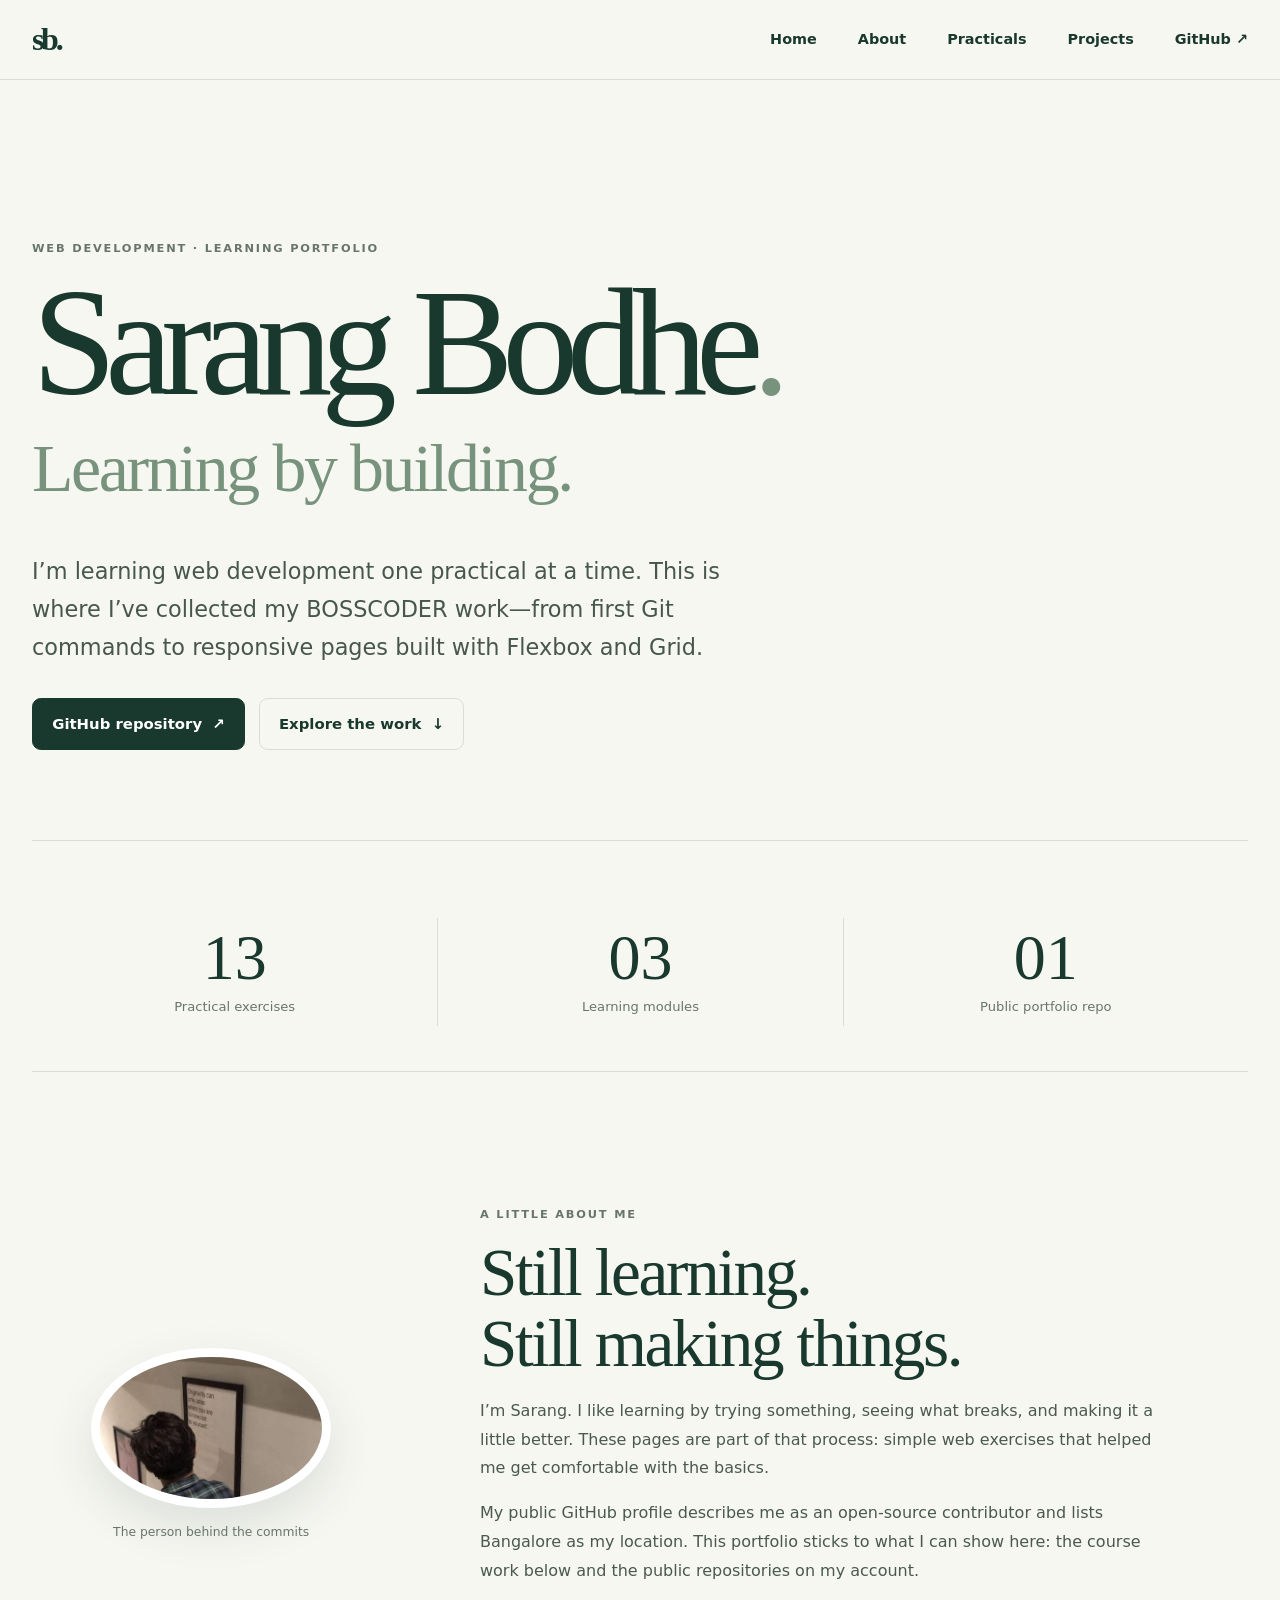
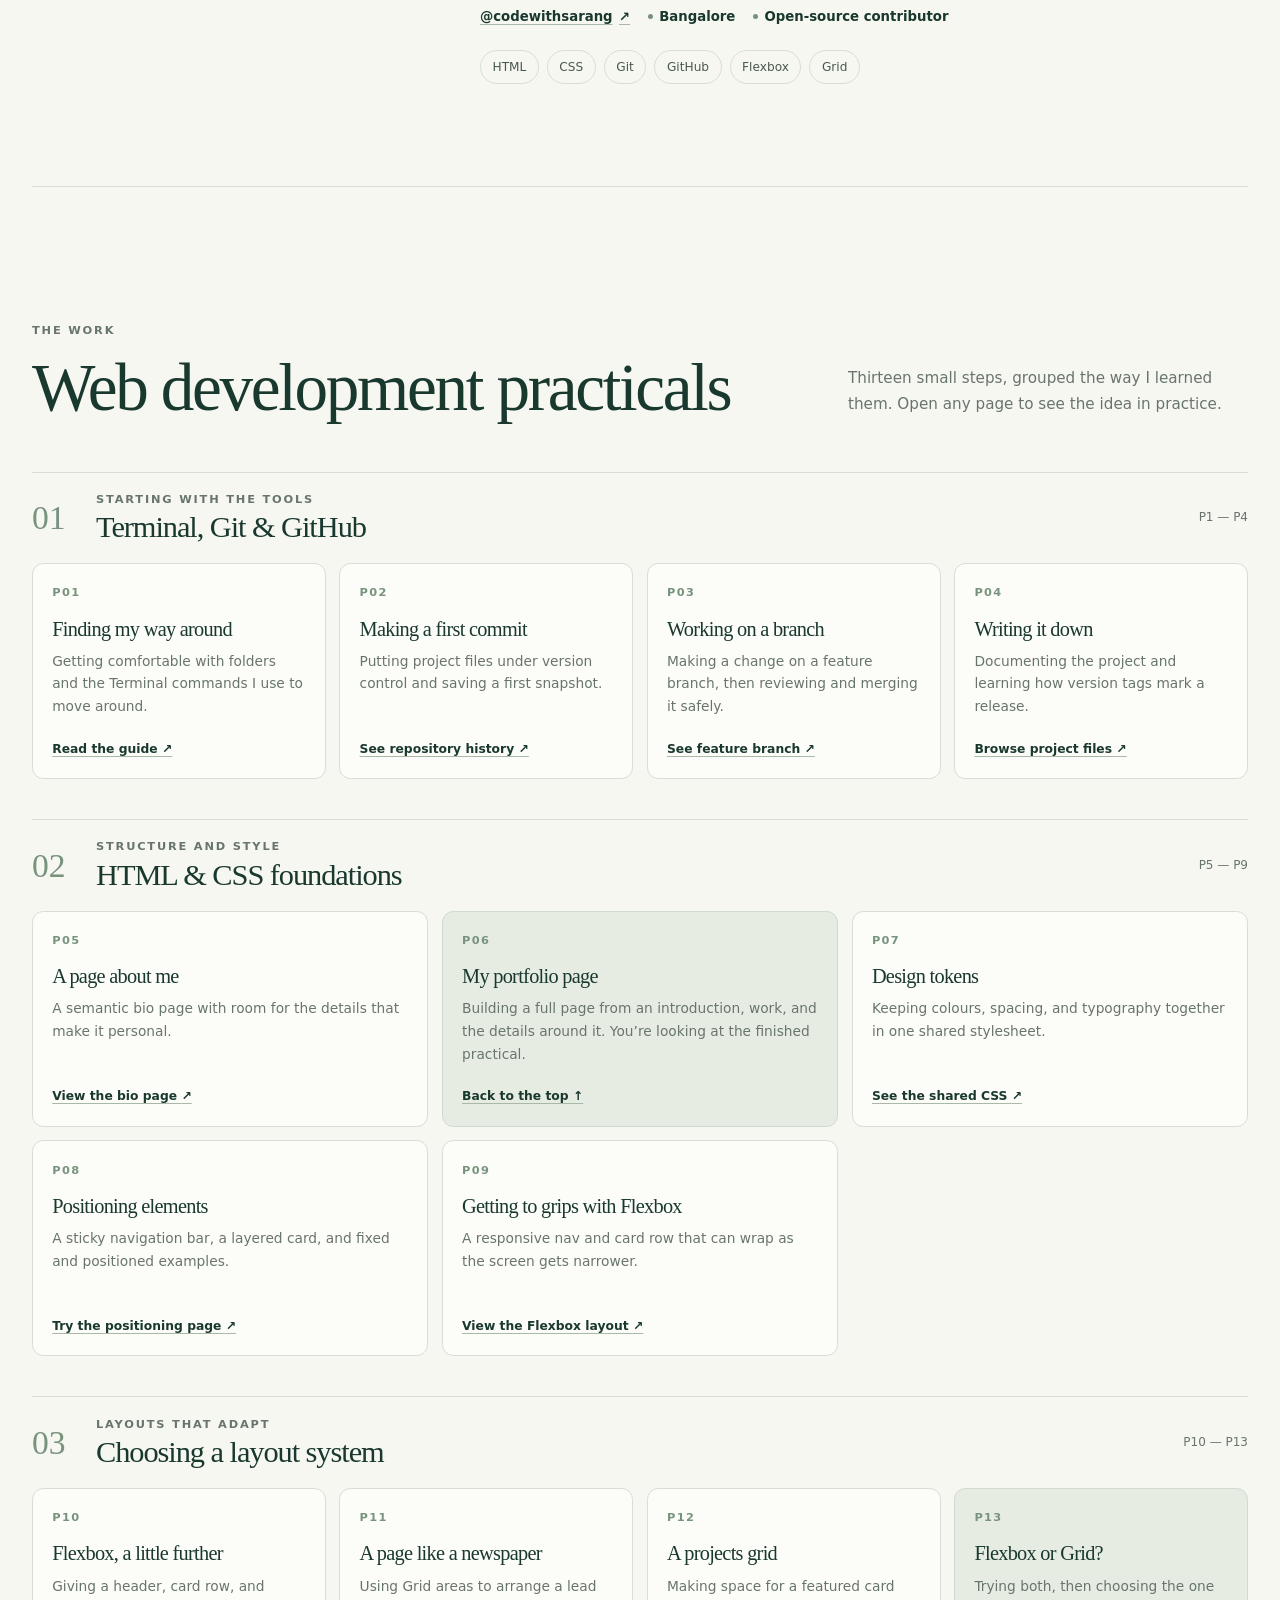
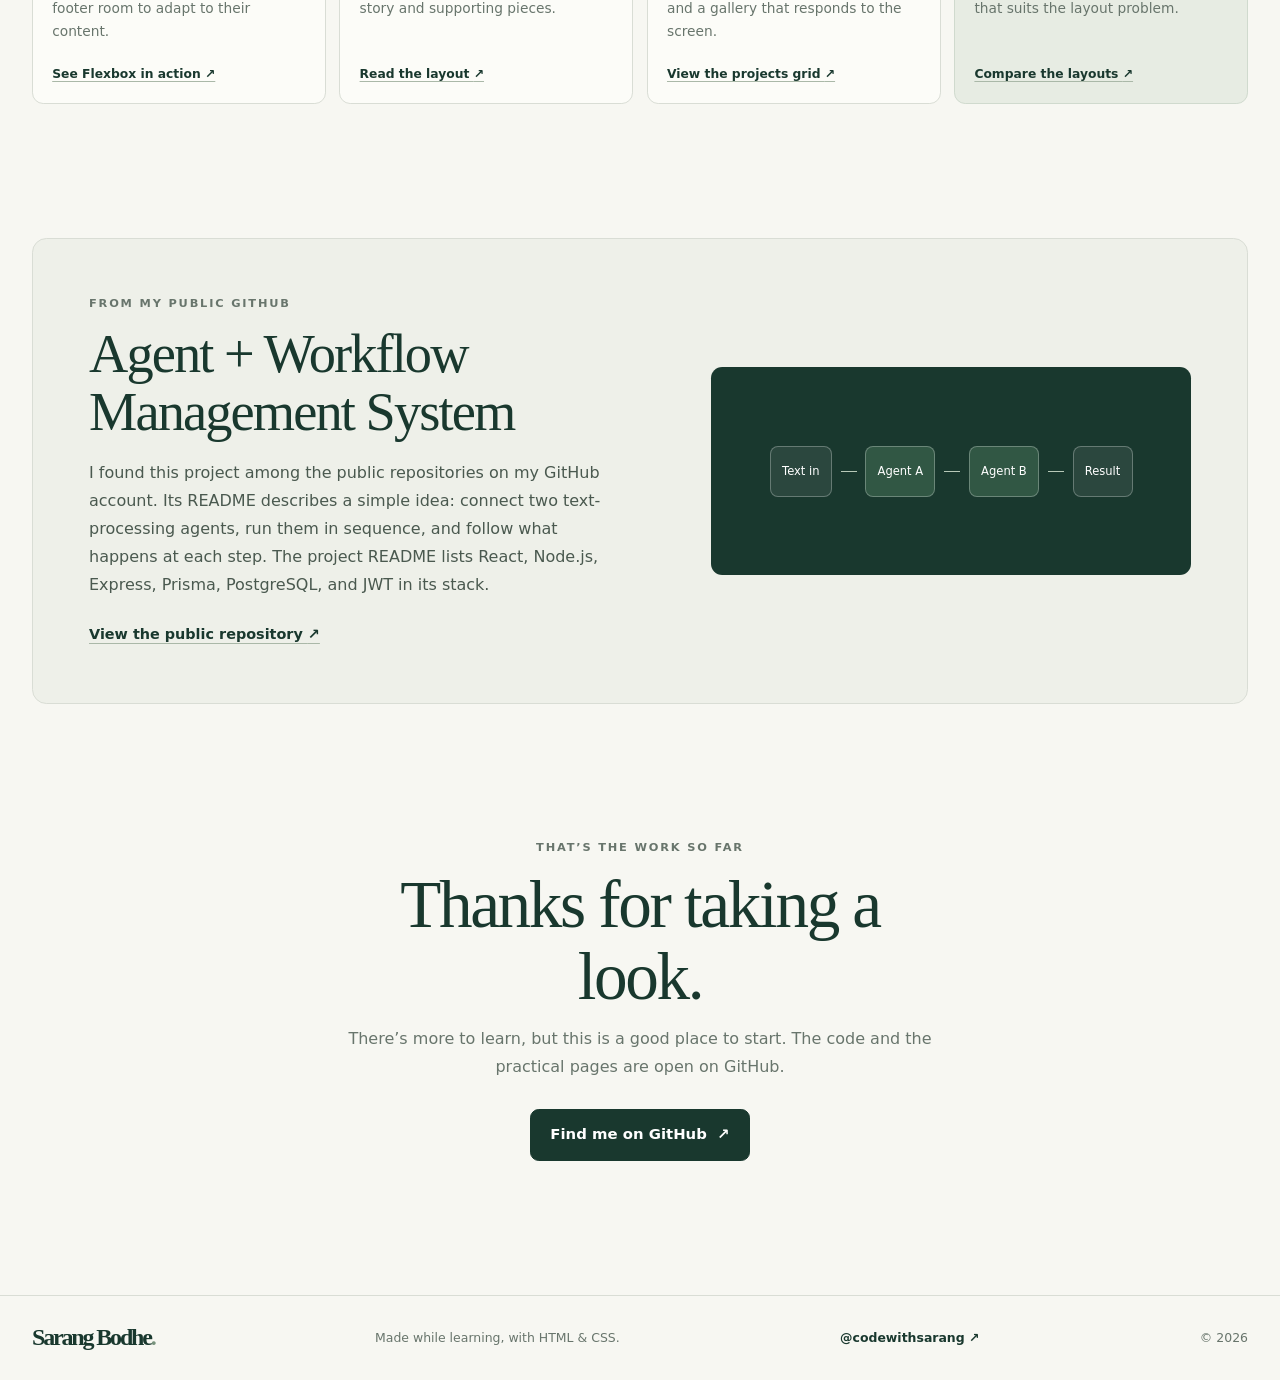
<file: index.html>
<!doctype html>
<html lang="en">
<head>
  <meta charset="utf-8">
  <meta name="viewport" content="width=device-width, initial-scale=1">
  <meta http-equiv="refresh" content="0; url=web-practicals/portfolio.html">
  <meta name="description" content="Sarang Bodhe's web development portfolio.">
  <title>Sarang Bodhe — Portfolio</title>
</head>
<body>
  <p>Taking you to <a href="web-practicals/portfolio.html">Sarang Bodhe’s portfolio</a>…</p>
</body>
</html>
</file>
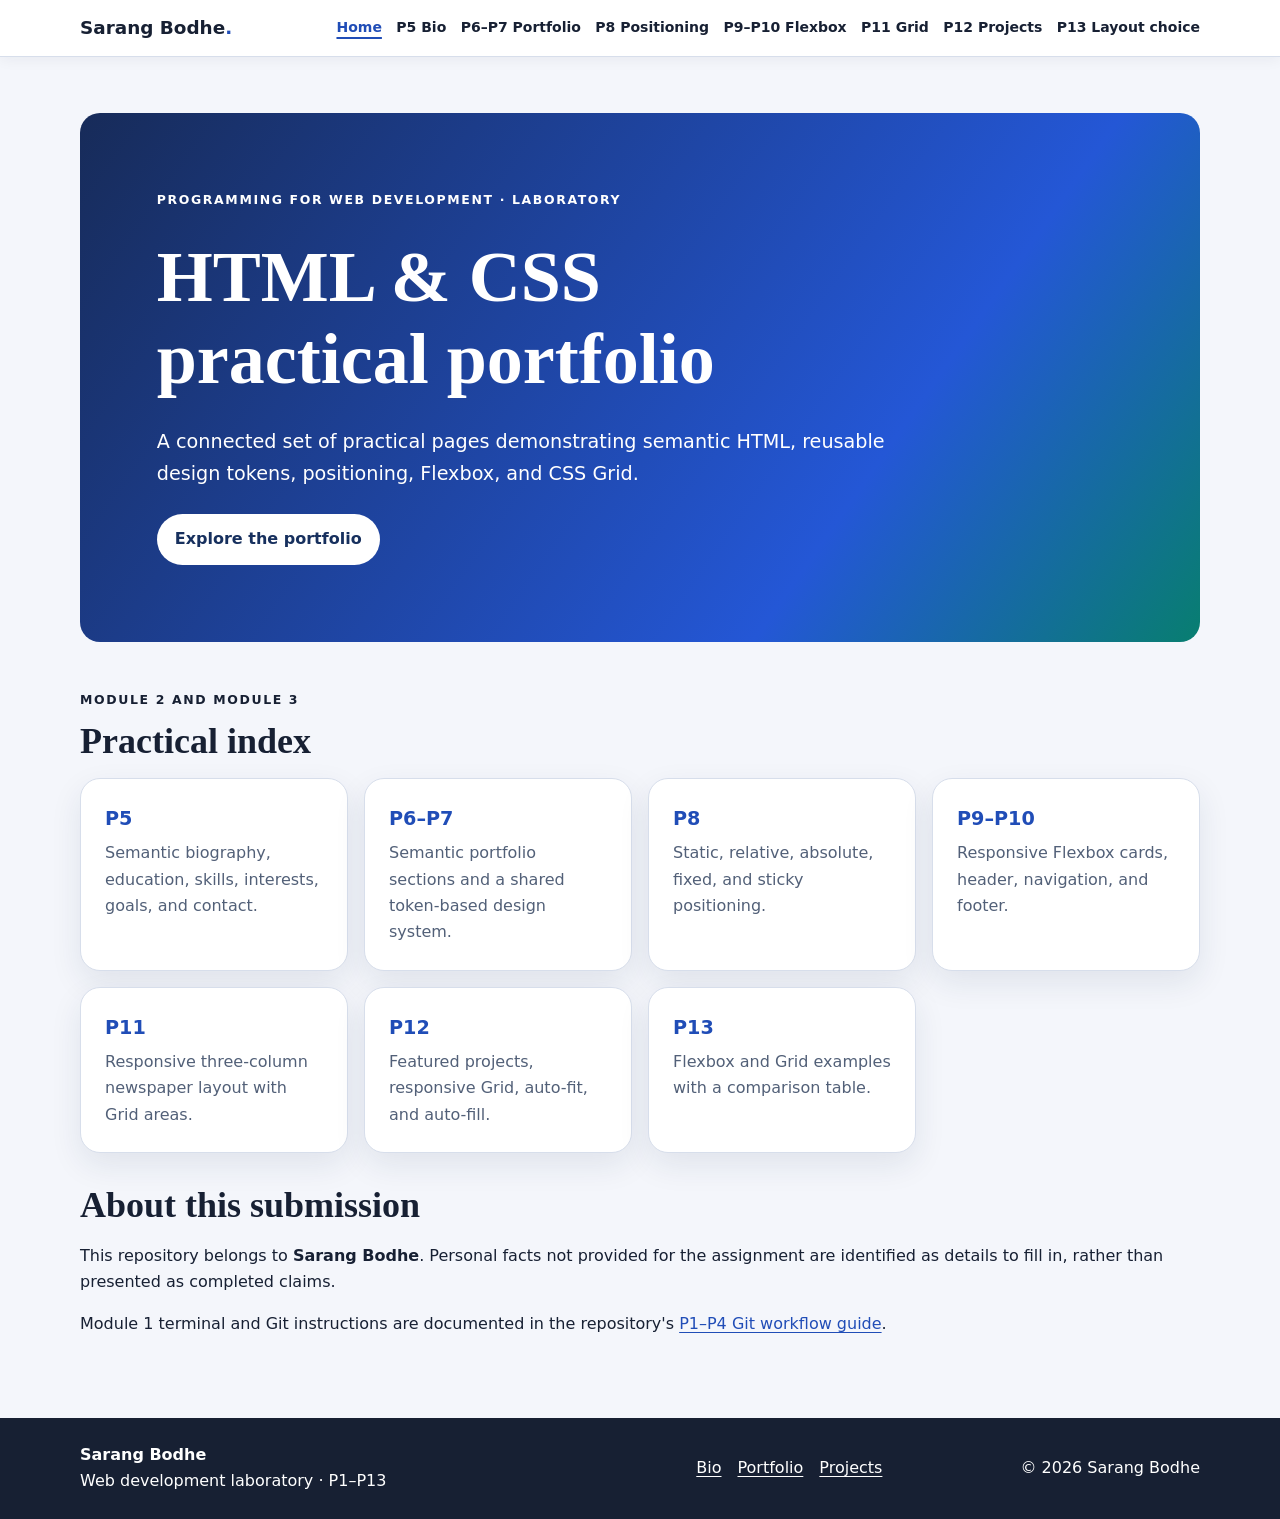
<file: web-practicals/index.html>
<!doctype html>
<html lang="en">
<head>
  <meta charset="utf-8">
  <meta name="viewport" content="width=device-width, initial-scale=1">
  <meta name="description" content="An index for Sarang Bodhe's BOSSCODER web development practicals.">
  <title>BOSSCODER Web Development Lab | P5–P13</title>
  <link rel="stylesheet" href="css/styles.css">
</head>
<body>
  <a class="skip-link" href="#main">Skip to content</a>
  <header class="site-header">
    <a class="brand" href="index.html">Sarang Bodhe<span>.</span></a>
    <nav class="main-nav" aria-label="Practical pages">
      <a href="index.html" aria-current="page">Home</a>
      <a href="bio.html">P5 Bio</a>
      <a href="portfolio.html">P6–P7 Portfolio</a>
      <a href="positioning.html">P8 Positioning</a>
      <a href="flexbox.html">P9–P10 Flexbox</a>
      <a href="newspaper.html">P11 Grid</a>
      <a href="projects.html">P12 Projects</a>
      <a href="layout-choice.html">P13 Layout choice</a>
    </nav>
  </header>
  <main class="container" id="main">
    <section class="hero" aria-labelledby="page-title">
      <p class="eyebrow">Programming for Web Development · Laboratory</p>
      <h1 id="page-title">HTML &amp; CSS practical portfolio</h1>
      <p class="lead">A connected set of practical pages demonstrating semantic HTML, reusable design tokens, positioning, Flexbox, and CSS Grid.</p>
      <a class="button" href="portfolio.html">Explore the portfolio</a>
    </section>
    <section aria-labelledby="practicals-heading">
      <p class="eyebrow">Module 2 and Module 3</p>
      <h2 id="practicals-heading">Practical index</h2>
      <div class="link-grid">
        <a class="panel" href="bio.html"><strong>P5</strong><span>Semantic biography, education, skills, interests, goals, and contact.</span></a>
        <a class="panel" href="portfolio.html"><strong>P6–P7</strong><span>Semantic portfolio sections and a shared token-based design system.</span></a>
        <a class="panel" href="positioning.html"><strong>P8</strong><span>Static, relative, absolute, fixed, and sticky positioning.</span></a>
        <a class="panel" href="flexbox.html"><strong>P9–P10</strong><span>Responsive Flexbox cards, header, navigation, and footer.</span></a>
        <a class="panel" href="newspaper.html"><strong>P11</strong><span>Responsive three-column newspaper layout with Grid areas.</span></a>
        <a class="panel" href="projects.html"><strong>P12</strong><span>Featured projects, responsive Grid, auto-fit, and auto-fill.</span></a>
        <a class="panel" href="layout-choice.html"><strong>P13</strong><span>Flexbox and Grid examples with a comparison table.</span></a>
      </div>
    </section>
    <section aria-labelledby="about-assignment">
      <h2 id="about-assignment">About this submission</h2>
      <p>This repository belongs to <strong>Sarang Bodhe</strong>. Personal facts not provided for the assignment are identified as details to fill in, rather than presented as completed claims.</p>
      <p>Module 1 terminal and Git instructions are documented in the repository's <a href="https://github.com/codewithsarang/BOSSCODER-P1-P13_/blob/main/P1-P4-Git-Workflow.md">P1–P4 Git workflow guide</a>.</p>
    </section>
  </main>
  <footer class="site-footer">
    <p class="footer-brand"><strong>Sarang Bodhe</strong><br>Web development laboratory · P1–P13</p>
    <nav class="footer-nav" aria-label="Footer navigation">
      <a href="bio.html">Bio</a>
      <a href="portfolio.html">Portfolio</a>
      <a href="projects.html">Projects</a>
    </nav>
    <p>© 2026 Sarang Bodhe</p>
  </footer>
</body>
</html>
</file>
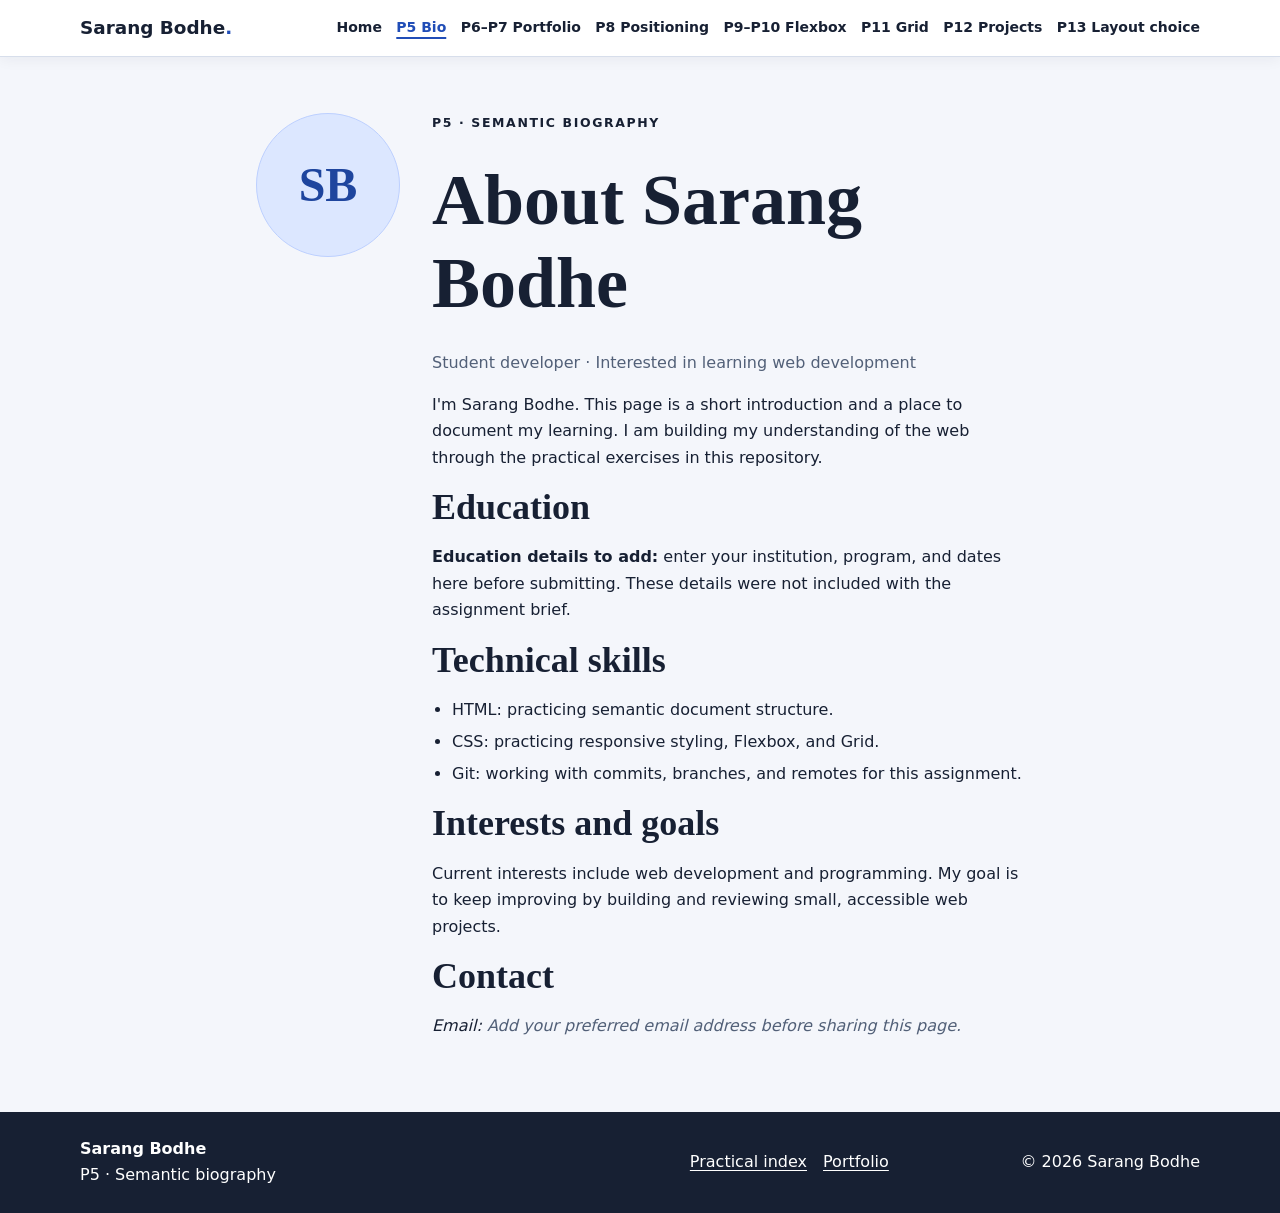
<file: web-practicals/bio.html>
<!doctype html>
<html lang="en">
<head>
  <meta charset="utf-8">
  <meta name="viewport" content="width=device-width, initial-scale=1">
  <meta name="description" content="Semantic biography page for Sarang Bodhe.">
  <title>P5 — Biography | Sarang Bodhe</title>
  <link rel="stylesheet" href="css/styles.css">
</head>
<body>
  <a class="skip-link" href="#main">Skip to content</a>
  <header class="site-header">
    <a class="brand" href="index.html">Sarang Bodhe<span>.</span></a>
    <nav class="main-nav" aria-label="Practical pages">
      <a href="index.html">Home</a><a href="bio.html" aria-current="page">P5 Bio</a>
      <a href="portfolio.html">P6–P7 Portfolio</a><a href="positioning.html">P8 Positioning</a>
      <a href="flexbox.html">P9–P10 Flexbox</a><a href="newspaper.html">P11 Grid</a>
      <a href="projects.html">P12 Projects</a><a href="layout-choice.html">P13 Layout choice</a>
    </nav>
  </header>
  <main class="container" id="main">
    <article class="bio-layout">
      <div class="avatar" role="img" aria-label="Initials S B">SB</div>
      <div>
        <p class="eyebrow">P5 · Semantic biography</p>
        <h1>About Sarang Bodhe</h1>
        <p class="muted">Student developer · Interested in learning web development</p>
        <p>I'm Sarang Bodhe. This page is a short introduction and a place to document my learning. I am building my understanding of the web through the practical exercises in this repository.</p>
        <section aria-labelledby="education-heading">
          <h2 id="education-heading">Education</h2>
          <p><strong>Education details to add:</strong> enter your institution, program, and dates here before submitting. These details were not included with the assignment brief.</p>
        </section>
        <section aria-labelledby="skills-heading">
          <h2 id="skills-heading">Technical skills</h2>
          <ul class="details-list">
            <li>HTML: practicing semantic document structure.</li>
            <li>CSS: practicing responsive styling, Flexbox, and Grid.</li>
            <li>Git: working with commits, branches, and remotes for this assignment.</li>
          </ul>
        </section>
        <section aria-labelledby="interests-heading">
          <h2 id="interests-heading">Interests and goals</h2>
          <p>Current interests include web development and programming. My goal is to keep improving by building and reviewing small, accessible web projects.</p>
        </section>
        <section id="contact" aria-labelledby="contact-heading">
          <h2 id="contact-heading">Contact</h2>
          <address>Email: <span class="muted">Add your preferred email address before sharing this page.</span></address>
        </section>
      </div>
    </article>
  </main>
  <footer class="site-footer">
    <p class="footer-brand"><strong>Sarang Bodhe</strong><br>P5 · Semantic biography</p>
    <nav class="footer-nav" aria-label="Footer navigation"><a href="index.html">Practical index</a><a href="portfolio.html">Portfolio</a></nav>
    <p>© 2026 Sarang Bodhe</p>
  </footer>
</body>
</html>
</file>
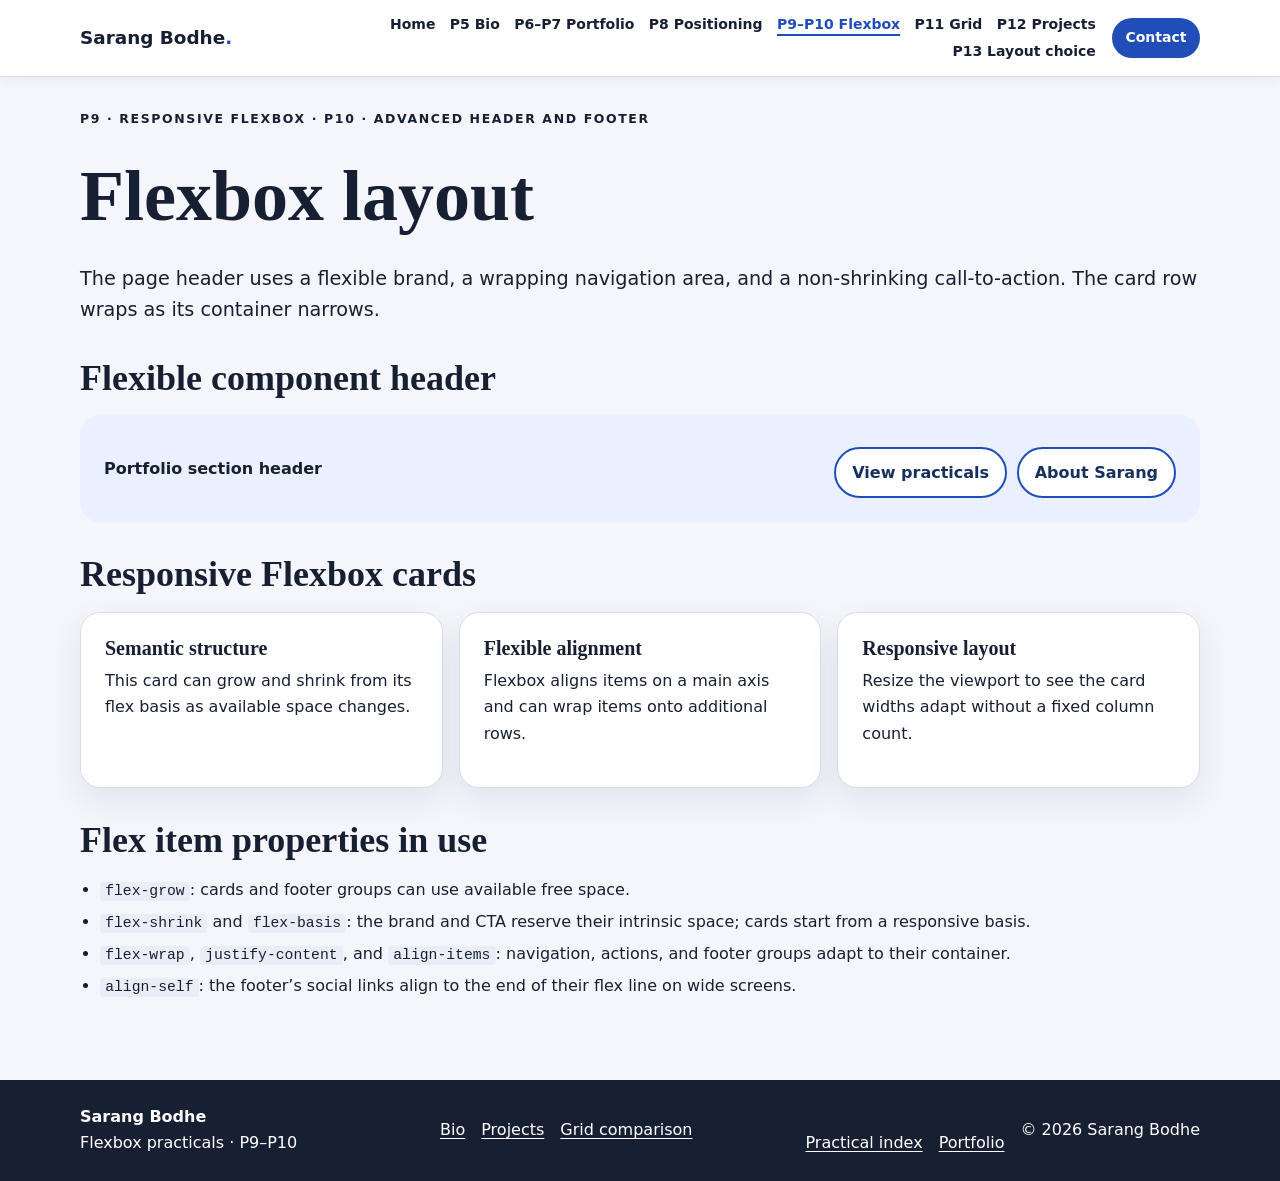
<file: web-practicals/flexbox.html>
<!doctype html>
<html lang="en">
<head>
  <meta charset="utf-8">
  <meta name="viewport" content="width=device-width, initial-scale=1">
  <meta name="description" content="Responsive navbar, card grid, and advanced Flexbox header and footer practical.">
  <title>P9–P10 — Flexbox | Sarang Bodhe</title>
  <link rel="stylesheet" href="css/styles.css">
</head>
<body>
  <a class="skip-link" href="#main">Skip to content</a>
  <header class="site-header">
    <a class="brand" href="index.html">Sarang Bodhe<span>.</span></a>
    <nav class="main-nav" aria-label="Practical pages">
      <a href="index.html">Home</a><a href="bio.html">P5 Bio</a><a href="portfolio.html">P6–P7 Portfolio</a>
      <a href="positioning.html">P8 Positioning</a><a href="flexbox.html" aria-current="page">P9–P10 Flexbox</a>
      <a href="newspaper.html">P11 Grid</a><a href="projects.html">P12 Projects</a><a href="layout-choice.html">P13 Layout choice</a>
    </nav>
    <a class="header-cta" href="bio.html#contact">Contact</a>
  </header>
  <main class="container" id="main">
    <p class="eyebrow">P9 · Responsive Flexbox · P10 · Advanced header and footer</p>
    <h1>Flexbox layout</h1>
    <p class="lead">The page header uses a flexible brand, a wrapping navigation area, and a non-shrinking call-to-action. The card row wraps as its container narrows.</p>
    <section aria-labelledby="header-example">
      <h2 id="header-example">Flexible component header</h2>
      <div class="split-header">
        <strong>Portfolio section header</strong>
        <div class="actions">
          <a class="button" href="projects.html">View practicals</a>
          <a class="button" href="bio.html">About Sarang</a>
        </div>
      </div>
    </section>
    <section aria-labelledby="card-example">
      <h2 id="card-example">Responsive Flexbox cards</h2>
      <div class="flex-cards">
        <article class="card"><h3>Semantic structure</h3><p>This card can grow and shrink from its flex basis as available space changes.</p></article>
        <article class="card"><h3>Flexible alignment</h3><p>Flexbox aligns items on a main axis and can wrap items onto additional rows.</p></article>
        <article class="card"><h3>Responsive layout</h3><p>Resize the viewport to see the card widths adapt without a fixed column count.</p></article>
      </div>
    </section>
    <section aria-labelledby="properties-heading">
      <h2 id="properties-heading">Flex item properties in use</h2>
      <ul class="details-list">
        <li><code>flex-grow</code>: cards and footer groups can use available free space.</li>
        <li><code>flex-shrink</code> and <code>flex-basis</code>: the brand and CTA reserve their intrinsic space; cards start from a responsive basis.</li>
        <li><code>flex-wrap</code>, <code>justify-content</code>, and <code>align-items</code>: navigation, actions, and footer groups adapt to their container.</li>
        <li><code>align-self</code>: the footer’s social links align to the end of their flex line on wide screens.</li>
      </ul>
    </section>
  </main>
  <footer class="site-footer">
    <p class="footer-brand"><strong>Sarang Bodhe</strong><br>Flexbox practicals · P9–P10</p>
    <nav class="footer-nav" aria-label="Footer navigation"><a href="bio.html">Bio</a><a href="projects.html">Projects</a><a href="layout-choice.html">Grid comparison</a></nav>
    <nav class="social-links" aria-label="Project links"><a href="index.html">Practical index</a><a href="portfolio.html">Portfolio</a></nav>
    <p>© 2026 Sarang Bodhe</p>
  </footer>
</body>
</html>
</file>
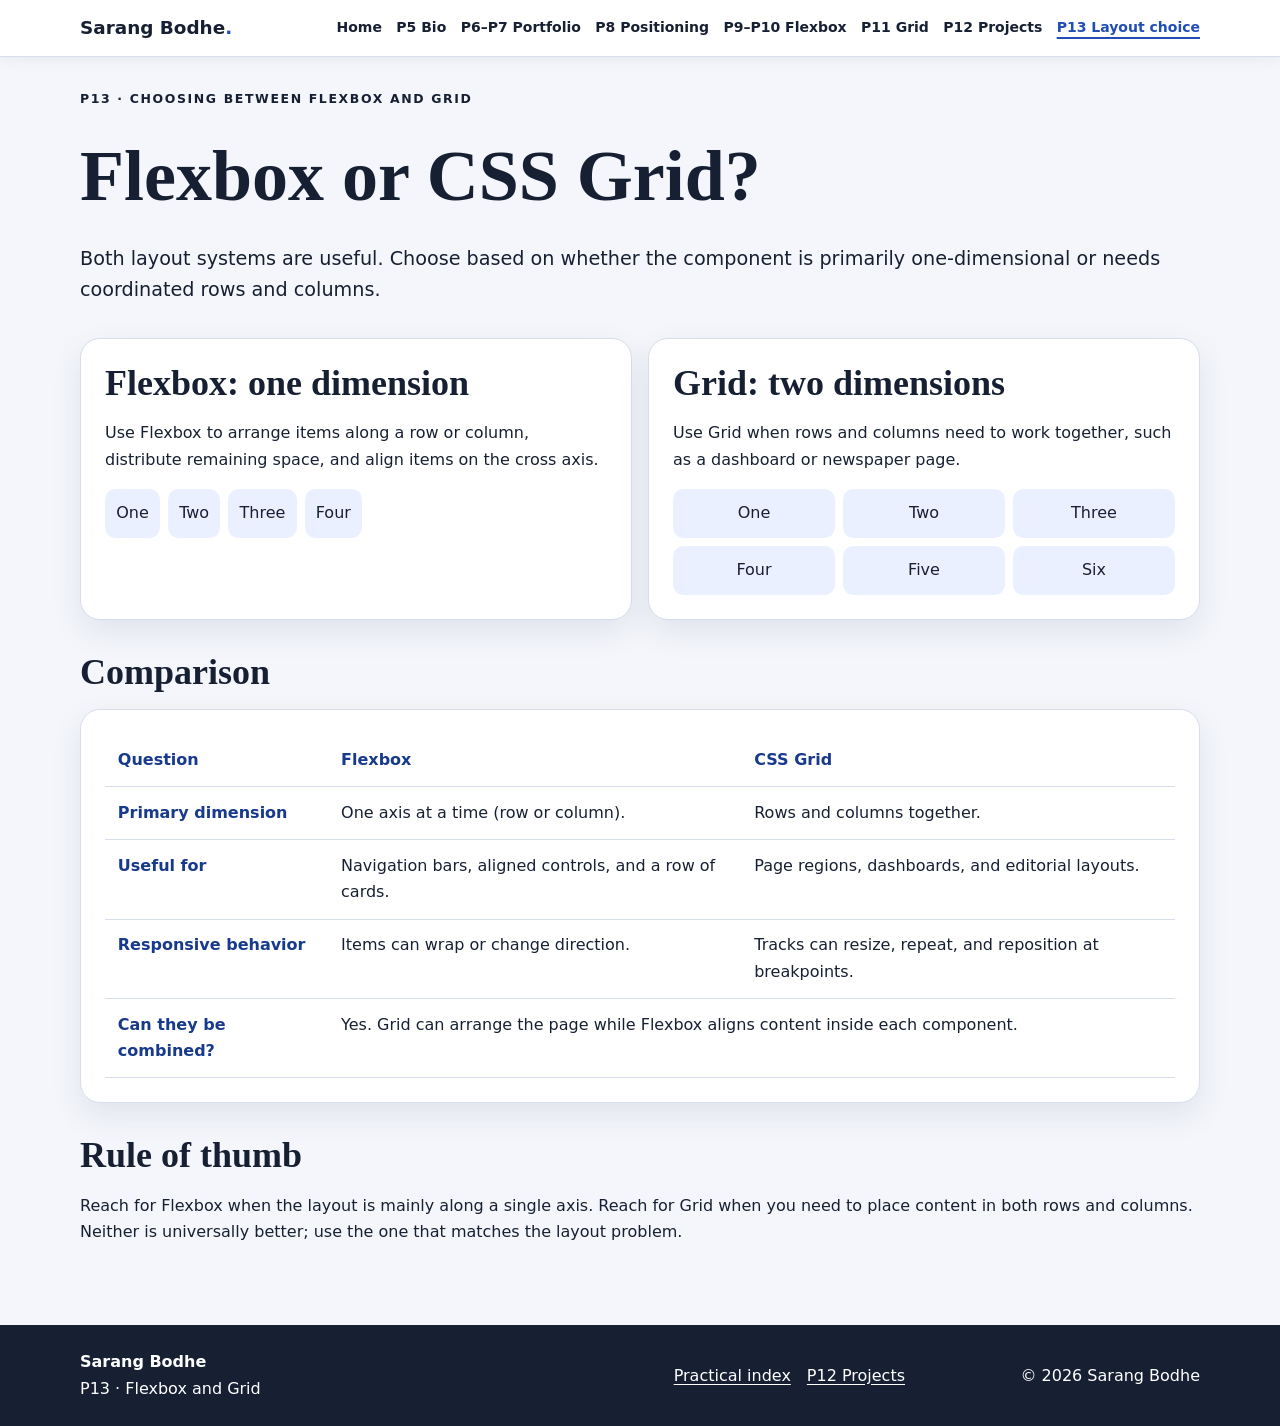
<file: web-practicals/layout-choice.html>
<!doctype html>
<html lang="en">
<head>
  <meta charset="utf-8">
  <meta name="viewport" content="width=device-width, initial-scale=1">
  <meta name="description" content="A practical comparison of CSS Flexbox and Grid.">
  <title>P13 — Flexbox or Grid? | Sarang Bodhe</title>
  <link rel="stylesheet" href="css/styles.css">
</head>
<body>
  <a class="skip-link" href="#main">Skip to content</a>
  <header class="site-header">
    <a class="brand" href="index.html">Sarang Bodhe<span>.</span></a>
    <nav class="main-nav" aria-label="Practical pages">
      <a href="index.html">Home</a><a href="bio.html">P5 Bio</a><a href="portfolio.html">P6–P7 Portfolio</a>
      <a href="positioning.html">P8 Positioning</a><a href="flexbox.html">P9–P10 Flexbox</a>
      <a href="newspaper.html">P11 Grid</a><a href="projects.html">P12 Projects</a><a href="layout-choice.html" aria-current="page">P13 Layout choice</a>
    </nav>
  </header>
  <main class="container" id="main">
    <p class="eyebrow">P13 · Choosing between Flexbox and Grid</p>
    <h1>Flexbox or CSS Grid?</h1>
    <p class="lead">Both layout systems are useful. Choose based on whether the component is primarily one-dimensional or needs coordinated rows and columns.</p>
    <div class="comparison">
      <section aria-labelledby="flexbox-heading">
        <h2 id="flexbox-heading">Flexbox: one dimension</h2>
        <p>Use Flexbox to arrange items along a row or column, distribute remaining space, and align items on the cross axis.</p>
        <div class="demo-flex" aria-label="Flexbox example with four items">
          <span>One</span><span>Two</span><span>Three</span><span>Four</span>
        </div>
      </section>
      <section aria-labelledby="grid-heading">
        <h2 id="grid-heading">Grid: two dimensions</h2>
        <p>Use Grid when rows and columns need to work together, such as a dashboard or newspaper page.</p>
        <div class="demo-grid" aria-label="Grid example with six items">
          <span>One</span><span>Two</span><span>Three</span><span>Four</span><span>Five</span><span>Six</span>
        </div>
      </section>
    </div>
    <section aria-labelledby="comparison-heading">
      <h2 id="comparison-heading">Comparison</h2>
      <div class="table-wrap">
        <table class="comparison-table">
          <thead>
            <tr><th scope="col">Question</th><th scope="col">Flexbox</th><th scope="col">CSS Grid</th></tr>
          </thead>
          <tbody>
            <tr><th scope="row">Primary dimension</th><td>One axis at a time (row or column).</td><td>Rows and columns together.</td></tr>
            <tr><th scope="row">Useful for</th><td>Navigation bars, aligned controls, and a row of cards.</td><td>Page regions, dashboards, and editorial layouts.</td></tr>
            <tr><th scope="row">Responsive behavior</th><td>Items can wrap or change direction.</td><td>Tracks can resize, repeat, and reposition at breakpoints.</td></tr>
            <tr><th scope="row">Can they be combined?</th><td colspan="2">Yes. Grid can arrange the page while Flexbox aligns content inside each component.</td></tr>
          </tbody>
        </table>
      </div>
    </section>
    <section aria-labelledby="conclusion-heading">
      <h2 id="conclusion-heading">Rule of thumb</h2>
      <p>Reach for Flexbox when the layout is mainly along a single axis. Reach for Grid when you need to place content in both rows and columns. Neither is universally better; use the one that matches the layout problem.</p>
    </section>
  </main>
  <footer class="site-footer">
    <p class="footer-brand"><strong>Sarang Bodhe</strong><br>P13 · Flexbox and Grid</p>
    <nav class="footer-nav" aria-label="Footer navigation"><a href="index.html">Practical index</a><a href="projects.html">P12 Projects</a></nav>
    <p>© 2026 Sarang Bodhe</p>
  </footer>
</body>
</html>
</file>
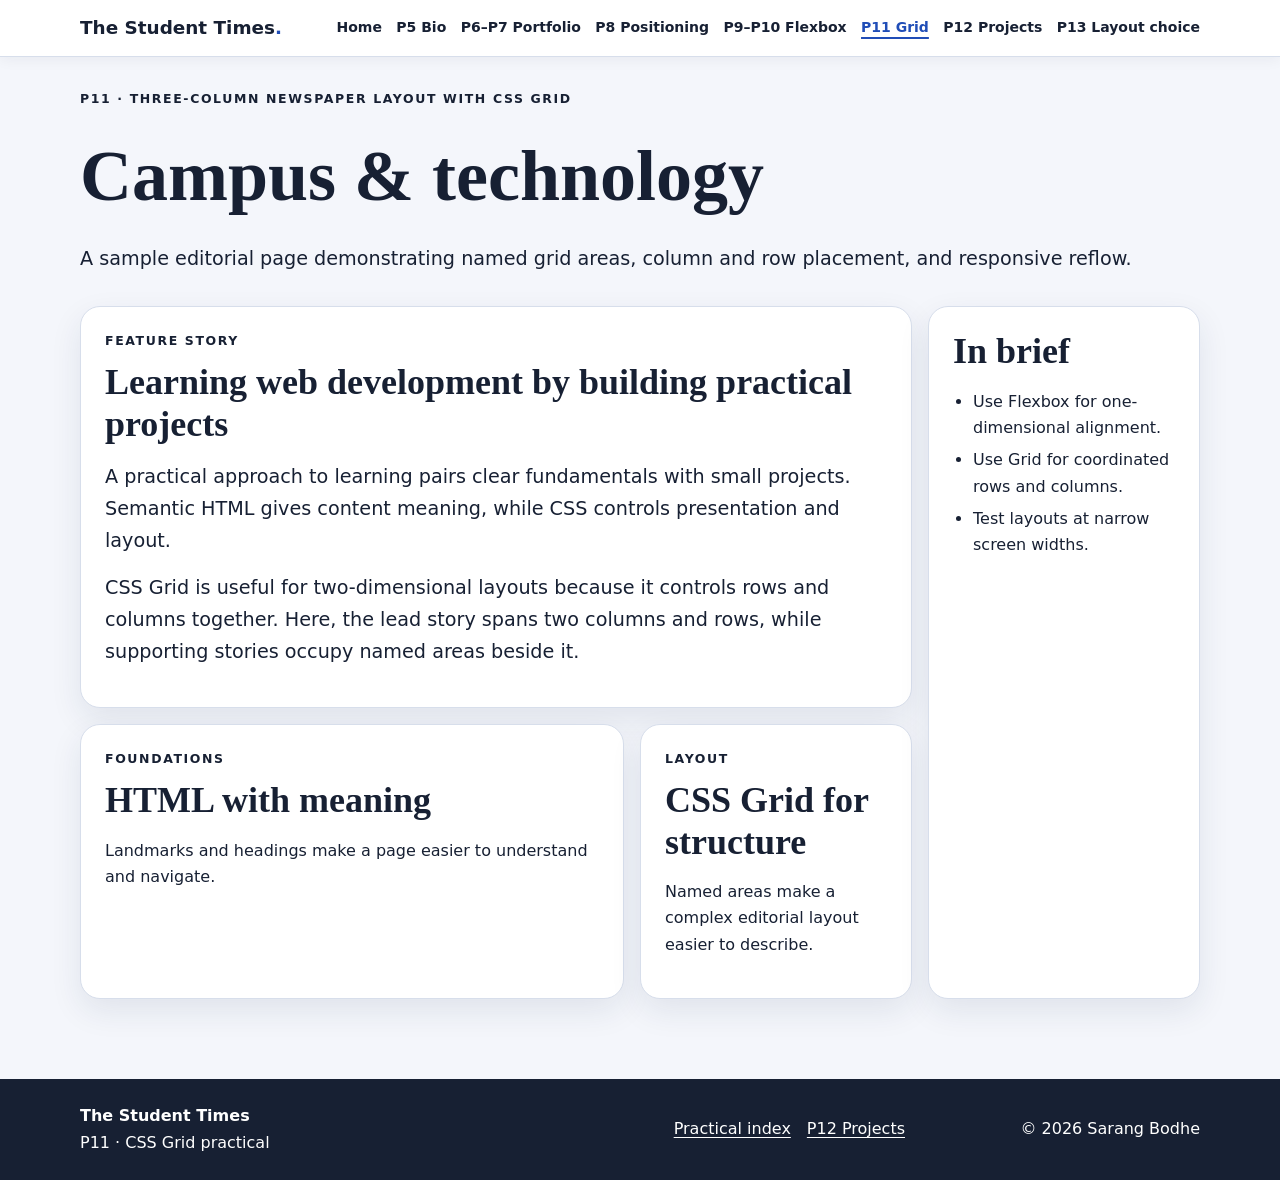
<file: web-practicals/newspaper.html>
<!doctype html>
<html lang="en">
<head>
  <meta charset="utf-8">
  <meta name="viewport" content="width=device-width, initial-scale=1">
  <meta name="description" content="Responsive newspaper-style three-column CSS Grid practical.">
  <title>P11 — Newspaper Grid | Sarang Bodhe</title>
  <link rel="stylesheet" href="css/styles.css">
</head>
<body>
  <a class="skip-link" href="#main">Skip to content</a>
  <header class="site-header">
    <a class="brand" href="index.html">The Student Times<span>.</span></a>
    <nav class="main-nav" aria-label="Practical pages">
      <a href="index.html">Home</a><a href="bio.html">P5 Bio</a><a href="portfolio.html">P6–P7 Portfolio</a>
      <a href="positioning.html">P8 Positioning</a><a href="flexbox.html">P9–P10 Flexbox</a>
      <a href="newspaper.html" aria-current="page">P11 Grid</a><a href="projects.html">P12 Projects</a><a href="layout-choice.html">P13 Layout choice</a>
    </nav>
  </header>
  <main class="container" id="main">
    <p class="eyebrow">P11 · Three-column newspaper layout with CSS Grid</p>
    <h1>Campus &amp; technology</h1>
    <p class="lead">A sample editorial page demonstrating named grid areas, column and row placement, and responsive reflow.</p>
    <section class="news-grid" aria-label="Newspaper articles">
      <article class="article lead">
        <p class="eyebrow">Feature story</p>
        <h2>Learning web development by building practical projects</h2>
        <p>A practical approach to learning pairs clear fundamentals with small projects. Semantic HTML gives content meaning, while CSS controls presentation and layout.</p>
        <p>CSS Grid is useful for two-dimensional layouts because it controls rows and columns together. Here, the lead story spans two columns and rows, while supporting stories occupy named areas beside it.</p>
      </article>
      <article class="article story-a">
        <p class="eyebrow">Foundations</p>
        <h2>HTML with meaning</h2>
        <p>Landmarks and headings make a page easier to understand and navigate.</p>
      </article>
      <article class="article story-b">
        <p class="eyebrow">Layout</p>
        <h2>CSS Grid for structure</h2>
        <p>Named areas make a complex editorial layout easier to describe.</p>
      </article>
      <aside class="article side-stories" aria-labelledby="briefs-heading">
        <h2 id="briefs-heading">In brief</h2>
        <ul class="details-list">
          <li>Use Flexbox for one-dimensional alignment.</li>
          <li>Use Grid for coordinated rows and columns.</li>
          <li>Test layouts at narrow screen widths.</li>
        </ul>
      </aside>
    </section>
  </main>
  <footer class="site-footer">
    <p class="footer-brand"><strong>The Student Times</strong><br>P11 · CSS Grid practical</p>
    <nav class="footer-nav" aria-label="Footer navigation"><a href="index.html">Practical index</a><a href="projects.html">P12 Projects</a></nav>
    <p>© 2026 Sarang Bodhe</p>
  </footer>
</body>
</html>
</file>
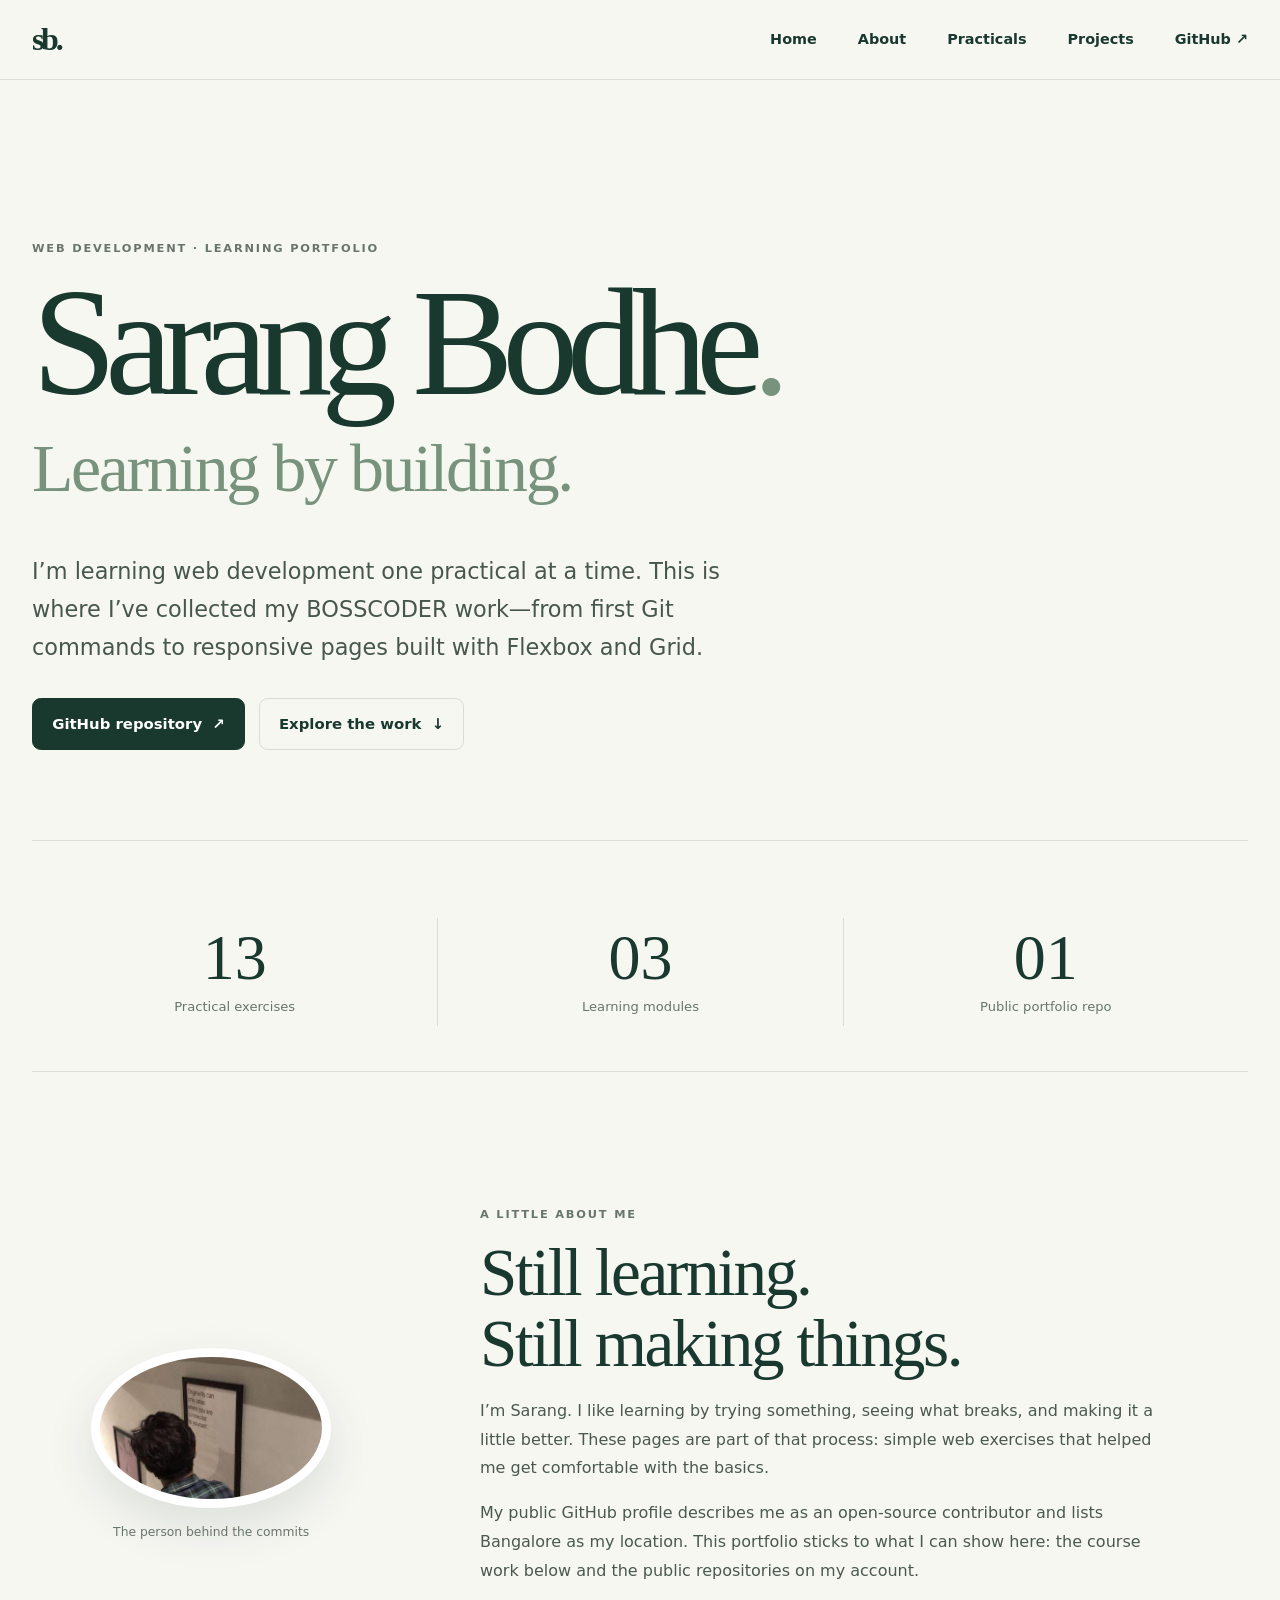
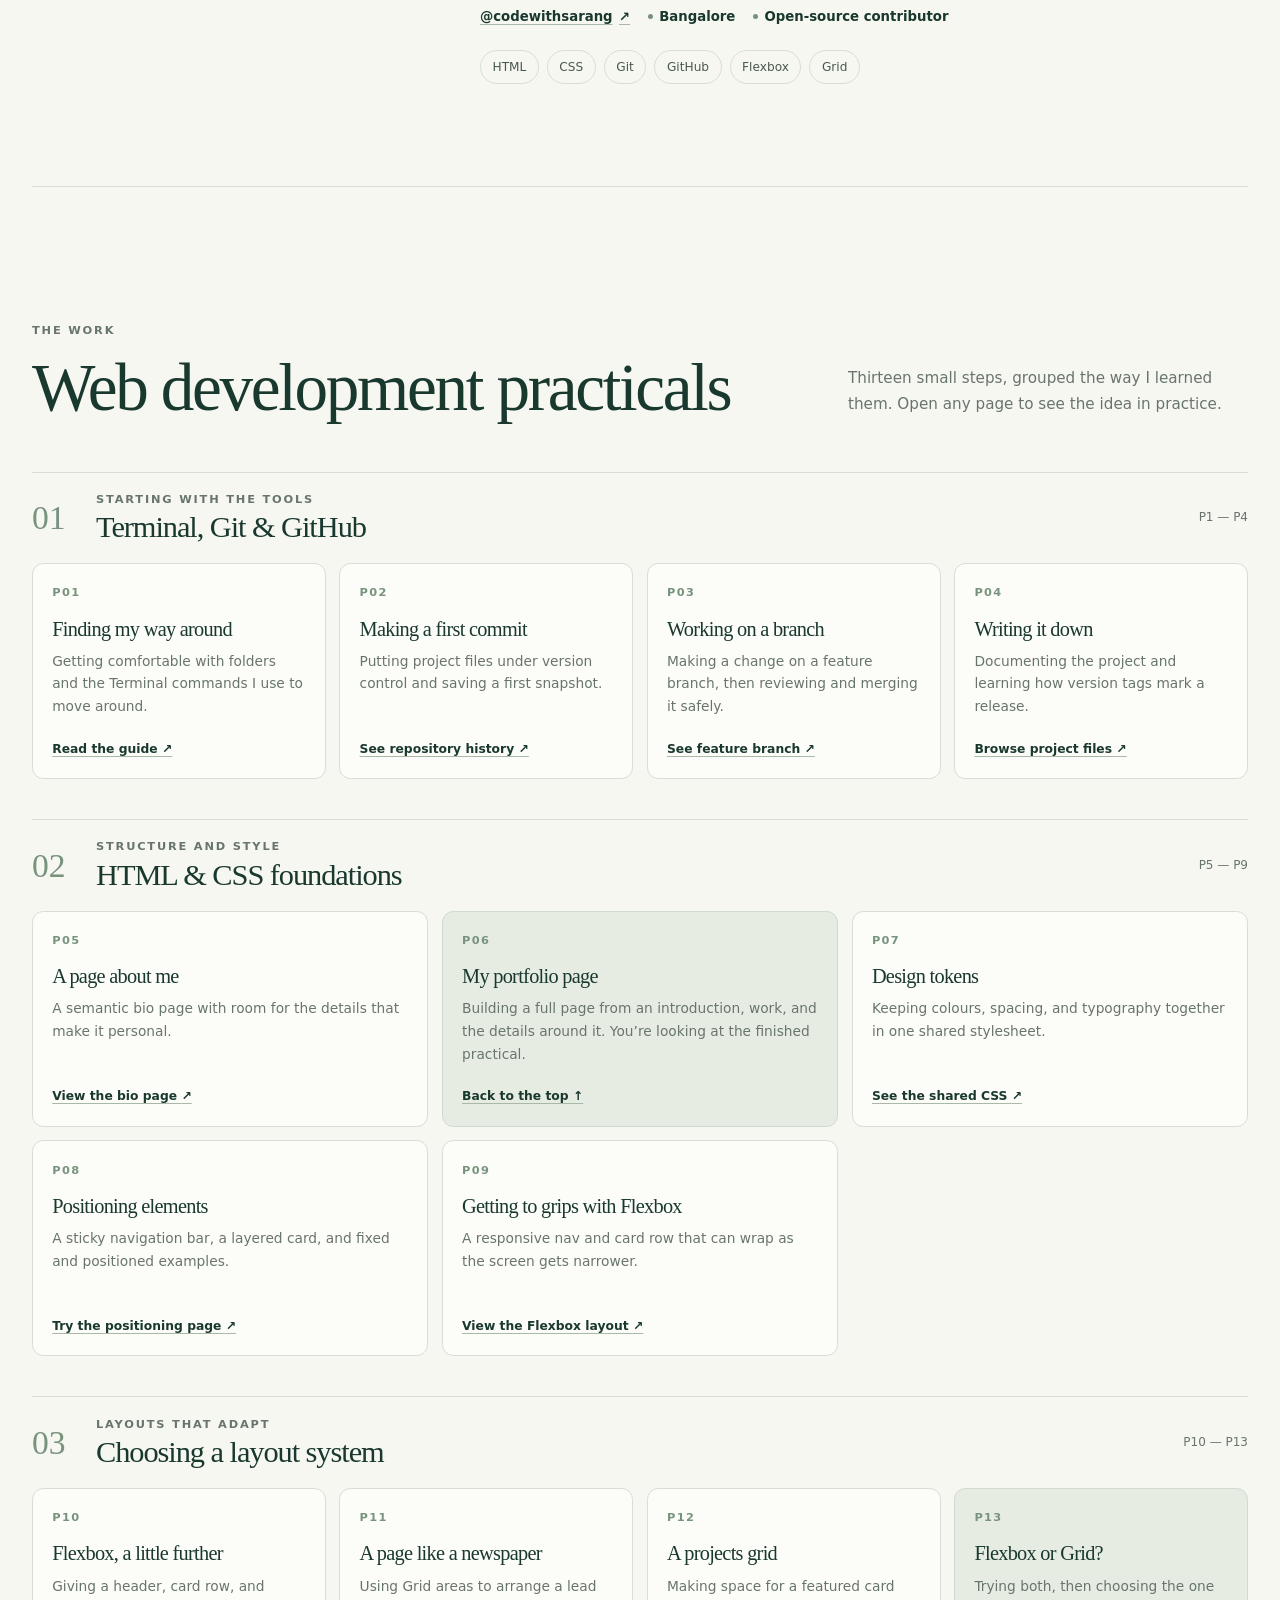
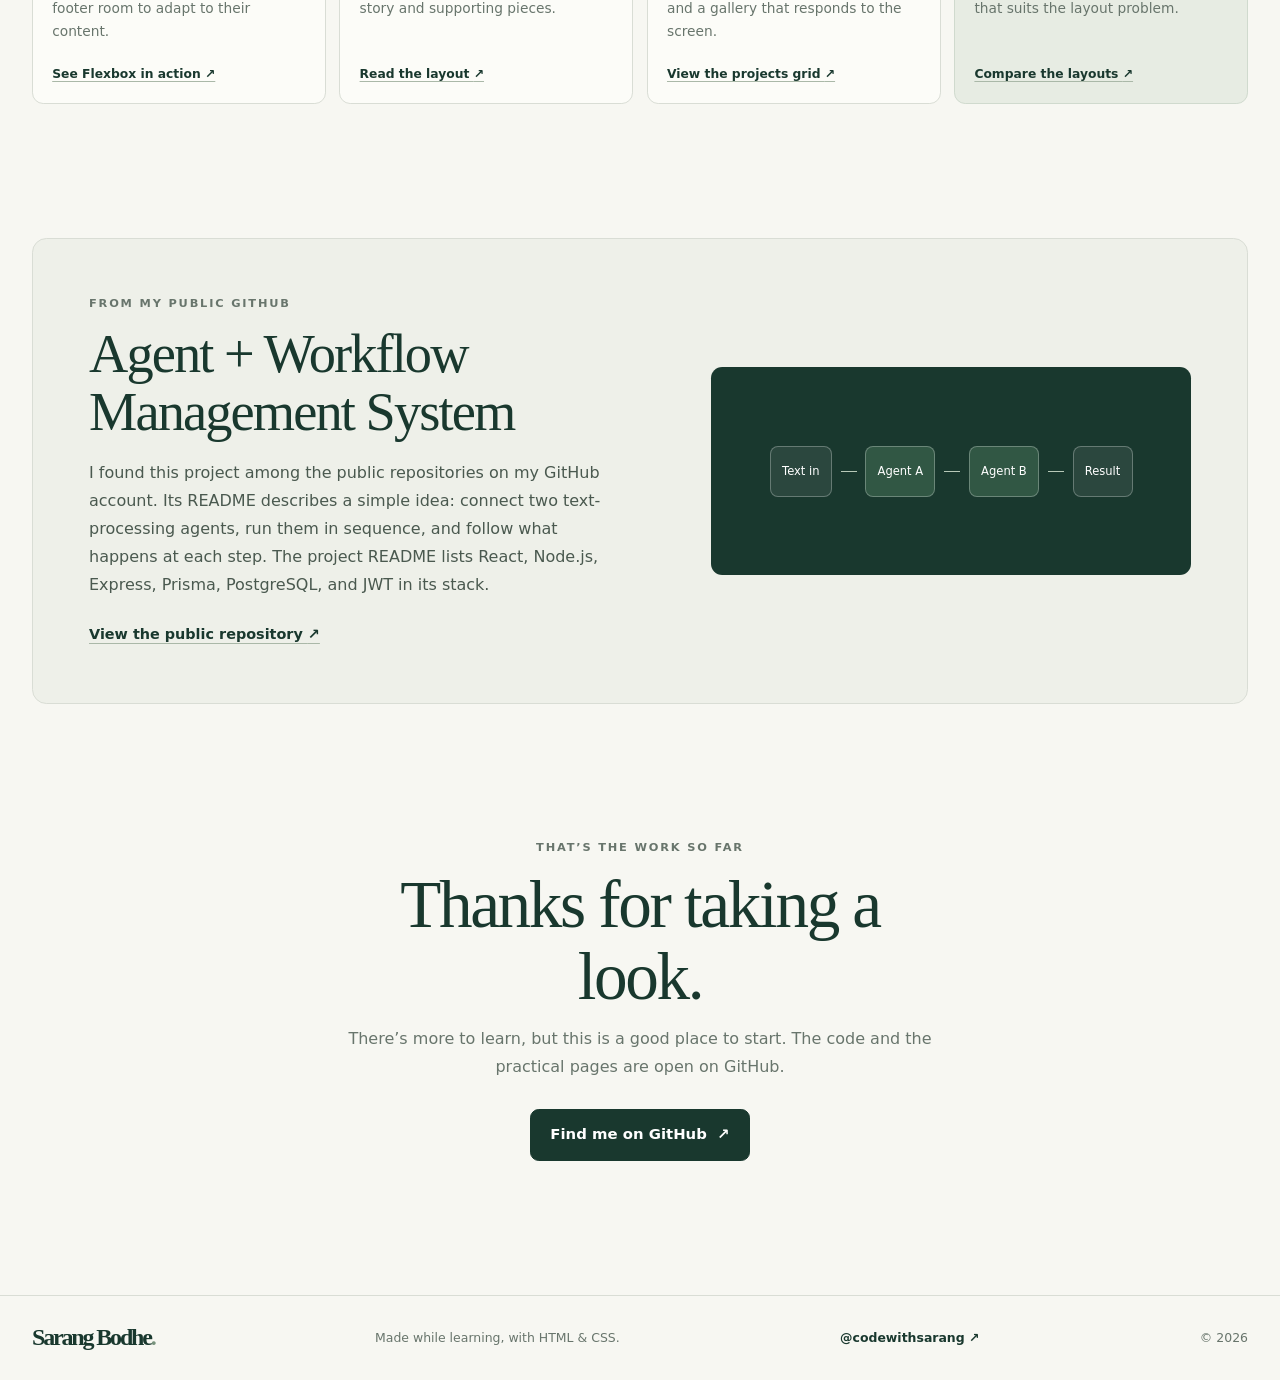
<file: web-practicals/portfolio.html>
<!doctype html>
<html lang="en">
<head>
  <meta charset="utf-8">
  <meta name="viewport" content="width=device-width, initial-scale=1">
  <meta name="description" content="Sarang Bodhe's web development practicals and selected public GitHub work.">
  <title>Sarang Bodhe — Learning by Building</title>
  <link rel="stylesheet" href="css/styles.css">
</head>
<body class="ep-page" id="home">
  <a class="skip-link" href="#main">Skip to content</a>
  <header class="ep-header">
    <a class="ep-monogram" href="#home" aria-label="Sarang Bodhe, home">sb.</a>
    <nav class="ep-nav" aria-label="Main navigation">
      <a href="#home">Home</a>
      <a href="#about">About</a>
      <a href="#practicals">Practicals</a>
      <a href="#projects">Projects</a>
      <a href="https://github.com/codewithsarang" target="_blank" rel="noopener noreferrer">GitHub <span aria-hidden="true">↗</span></a>
    </nav>
  </header>

  <main class="ep-main" id="main">
    <section class="ep-hero" aria-labelledby="page-title">
      <p class="ep-kicker">WEB DEVELOPMENT · LEARNING PORTFOLIO</p>
      <h1 id="page-title">Sarang Bodhe<span>.</span></h1>
      <h2>Learning by building.</h2>
      <p class="ep-intro">I’m learning web development one practical at a time. This is where I’ve collected my BOSSCODER work—from first Git commands to responsive pages built with Flexbox and Grid.</p>
      <div class="ep-actions">
        <a class="ep-button ep-button-dark" href="https://github.com/codewithsarang/BOSSCODER-P1-P13_" target="_blank" rel="noopener noreferrer">GitHub repository <span aria-hidden="true">↗</span></a>
        <a class="ep-button ep-button-light" href="#practicals">Explore the work <span aria-hidden="true">↓</span></a>
      </div>
    </section>

    <section class="ep-stats" aria-label="Portfolio overview">
      <div><strong>13</strong><span>Practical exercises</span></div>
      <div><strong>03</strong><span>Learning modules</span></div>
      <div><strong>01</strong><span>Public portfolio repo</span></div>
    </section>

    <section class="ep-about" id="about" aria-labelledby="about-heading">
      <div class="ep-about-photo">
        <img src="assets/github-avatar.jpg" alt="GitHub profile avatar for codewithsarang" width="160" height="160" loading="lazy">
        <span class="ep-photo-caption">The person behind the commits</span>
      </div>
      <div class="ep-about-copy">
        <p class="ep-kicker">A LITTLE ABOUT ME</p>
        <h2 id="about-heading">Still learning.<br>Still making things.</h2>
        <p>I’m Sarang. I like learning by trying something, seeing what breaks, and making it a little better. These pages are part of that process: simple web exercises that helped me get comfortable with the basics.</p>
        <p>My public GitHub profile describes me as an open-source contributor and lists Bangalore as my location. This portfolio sticks to what I can show here: the course work below and the public repositories on my account.</p>
        <div class="ep-profile-facts">
          <a href="https://github.com/codewithsarang" target="_blank" rel="noopener noreferrer">@codewithsarang <span aria-hidden="true">↗</span></a>
          <span>Bangalore</span>
          <span>Open-source contributor</span>
        </div>
        <ul class="ep-skill-tags" aria-label="Technologies used in this assignment">
          <li>HTML</li><li>CSS</li><li>Git</li><li>GitHub</li><li>Flexbox</li><li>Grid</li>
        </ul>
      </div>
    </section>

    <section class="ep-work" id="practicals" aria-labelledby="work-heading">
      <div class="ep-section-heading">
        <div>
          <p class="ep-kicker">THE WORK</p>
          <h2 id="work-heading">Web development practicals</h2>
        </div>
        <p>Thirteen small steps, grouped the way I learned them. Open any page to see the idea in practice.</p>
      </div>

      <section class="ep-module" aria-labelledby="module-one">
        <div class="ep-module-heading">
          <span class="ep-module-number">01</span>
          <div><p class="ep-kicker">STARTING WITH THE TOOLS</p><h3 id="module-one">Terminal, Git &amp; GitHub</h3></div>
          <span class="ep-module-count">P1 — P4</span>
        </div>
        <div class="ep-practical-grid ep-grid-four">
          <article class="ep-practical-card">
            <span class="ep-p-number">P01</span><h4>Finding my way around</h4>
            <p>Getting comfortable with folders and the Terminal commands I use to move around.</p>
            <a href="https://github.com/codewithsarang/BOSSCODER-P1-P13_/blob/main/P1-P4-Git-Workflow.md">Read the guide <span aria-hidden="true">↗</span></a>
          </article>
          <article class="ep-practical-card">
            <span class="ep-p-number">P02</span><h4>Making a first commit</h4>
            <p>Putting project files under version control and saving a first snapshot.</p>
            <a href="https://github.com/codewithsarang/BOSSCODER-P1-P13_/commits/main/">See repository history <span aria-hidden="true">↗</span></a>
          </article>
          <article class="ep-practical-card">
            <span class="ep-p-number">P03</span><h4>Working on a branch</h4>
            <p>Making a change on a feature branch, then reviewing and merging it safely.</p>
            <a href="https://github.com/codewithsarang/BOSSCODER-P1-P13_/tree/feature/about-section">See feature branch <span aria-hidden="true">↗</span></a>
          </article>
          <article class="ep-practical-card">
            <span class="ep-p-number">P04</span><h4>Writing it down</h4>
            <p>Documenting the project and learning how version tags mark a release.</p>
            <a href="https://github.com/codewithsarang/BOSSCODER-P1-P13_/tree/main">Browse project files <span aria-hidden="true">↗</span></a>
          </article>
        </div>
      </section>

      <section class="ep-module" aria-labelledby="module-two">
        <div class="ep-module-heading">
          <span class="ep-module-number">02</span>
          <div><p class="ep-kicker">STRUCTURE AND STYLE</p><h3 id="module-two">HTML &amp; CSS foundations</h3></div>
          <span class="ep-module-count">P5 — P9</span>
        </div>
        <div class="ep-practical-grid ep-grid-three">
          <article class="ep-practical-card">
            <span class="ep-p-number">P05</span><h4>A page about me</h4>
            <p>A semantic bio page with room for the details that make it personal.</p>
            <a href="bio.html">View the bio page <span aria-hidden="true">↗</span></a>
          </article>
          <article class="ep-practical-card ep-card-featured">
            <span class="ep-p-number">P06</span><h4>My portfolio page</h4>
            <p>Building a full page from an introduction, work, and the details around it. You’re looking at the finished practical.</p>
            <a href="#home">Back to the top <span aria-hidden="true">↑</span></a>
          </article>
          <article class="ep-practical-card">
            <span class="ep-p-number">P07</span><h4>Design tokens</h4>
            <p>Keeping colours, spacing, and typography together in one shared stylesheet.</p>
            <a href="css/styles.css">See the shared CSS <span aria-hidden="true">↗</span></a>
          </article>
          <article class="ep-practical-card">
            <span class="ep-p-number">P08</span><h4>Positioning elements</h4>
            <p>A sticky navigation bar, a layered card, and fixed and positioned examples.</p>
            <a href="positioning.html">Try the positioning page <span aria-hidden="true">↗</span></a>
          </article>
          <article class="ep-practical-card">
            <span class="ep-p-number">P09</span><h4>Getting to grips with Flexbox</h4>
            <p>A responsive nav and card row that can wrap as the screen gets narrower.</p>
            <a href="flexbox.html">View the Flexbox layout <span aria-hidden="true">↗</span></a>
          </article>
        </div>
      </section>

      <section class="ep-module" aria-labelledby="module-three">
        <div class="ep-module-heading">
          <span class="ep-module-number">03</span>
          <div><p class="ep-kicker">LAYOUTS THAT ADAPT</p><h3 id="module-three">Choosing a layout system</h3></div>
          <span class="ep-module-count">P10 — P13</span>
        </div>
        <div class="ep-practical-grid ep-grid-four">
          <article class="ep-practical-card">
            <span class="ep-p-number">P10</span><h4>Flexbox, a little further</h4>
            <p>Giving a header, card row, and footer room to adapt to their content.</p>
            <a href="flexbox.html">See Flexbox in action <span aria-hidden="true">↗</span></a>
          </article>
          <article class="ep-practical-card">
            <span class="ep-p-number">P11</span><h4>A page like a newspaper</h4>
            <p>Using Grid areas to arrange a lead story and supporting pieces.</p>
            <a href="newspaper.html">Read the layout <span aria-hidden="true">↗</span></a>
          </article>
          <article class="ep-practical-card">
            <span class="ep-p-number">P12</span><h4>A projects grid</h4>
            <p>Making space for a featured card and a gallery that responds to the screen.</p>
            <a href="projects.html">View the projects grid <span aria-hidden="true">↗</span></a>
          </article>
          <article class="ep-practical-card ep-card-featured">
            <span class="ep-p-number">P13</span><h4>Flexbox or Grid?</h4>
            <p>Trying both, then choosing the one that suits the layout problem.</p>
            <a href="layout-choice.html">Compare the layouts <span aria-hidden="true">↗</span></a>
          </article>
        </div>
      </section>
    </section>

    <section class="ep-github-project" id="projects" aria-labelledby="project-heading">
      <div class="ep-github-project-copy">
        <p class="ep-kicker">FROM MY PUBLIC GITHUB</p>
        <h2 id="project-heading">Agent + Workflow Management System</h2>
        <p>I found this project among the public repositories on my GitHub account. Its README describes a simple idea: connect two text-processing agents, run them in sequence, and follow what happens at each step. The project README lists React, Node.js, Express, Prisma, PostgreSQL, and JWT in its stack.</p>
        <a class="ep-project-link" href="https://github.com/codewithsarang/mofa-ai-workflow" target="_blank" rel="noopener noreferrer">View the public repository <span aria-hidden="true">↗</span></a>
      </div>
      <div class="ep-project-art" aria-hidden="true">
        <span class="ep-agent ep-agent-one">Text in</span>
        <span class="ep-flow-line"></span>
        <span class="ep-agent ep-agent-two">Agent A</span>
        <span class="ep-flow-line"></span>
        <span class="ep-agent ep-agent-three">Agent B</span>
        <span class="ep-flow-line"></span>
        <span class="ep-agent ep-agent-four">Result</span>
      </div>
    </section>

    <section class="ep-closing" aria-labelledby="closing-heading">
      <p class="ep-kicker">THAT’S THE WORK SO FAR</p>
      <h2 id="closing-heading">Thanks for taking a look.</h2>
      <p>There’s more to learn, but this is a good place to start. The code and the practical pages are open on GitHub.</p>
      <a class="ep-button ep-button-dark" href="https://github.com/codewithsarang" target="_blank" rel="noopener noreferrer">Find me on GitHub <span aria-hidden="true">↗</span></a>
    </section>
  </main>

  <footer class="ep-footer">
    <a class="ep-footer-name" href="#home">Sarang Bodhe<span>.</span></a>
    <p>Made while learning, with HTML &amp; CSS.</p>
    <a href="https://github.com/codewithsarang" target="_blank" rel="noopener noreferrer">@codewithsarang ↗</a>
    <span>© 2026</span>
  </footer>
</body>
</html>
</file>
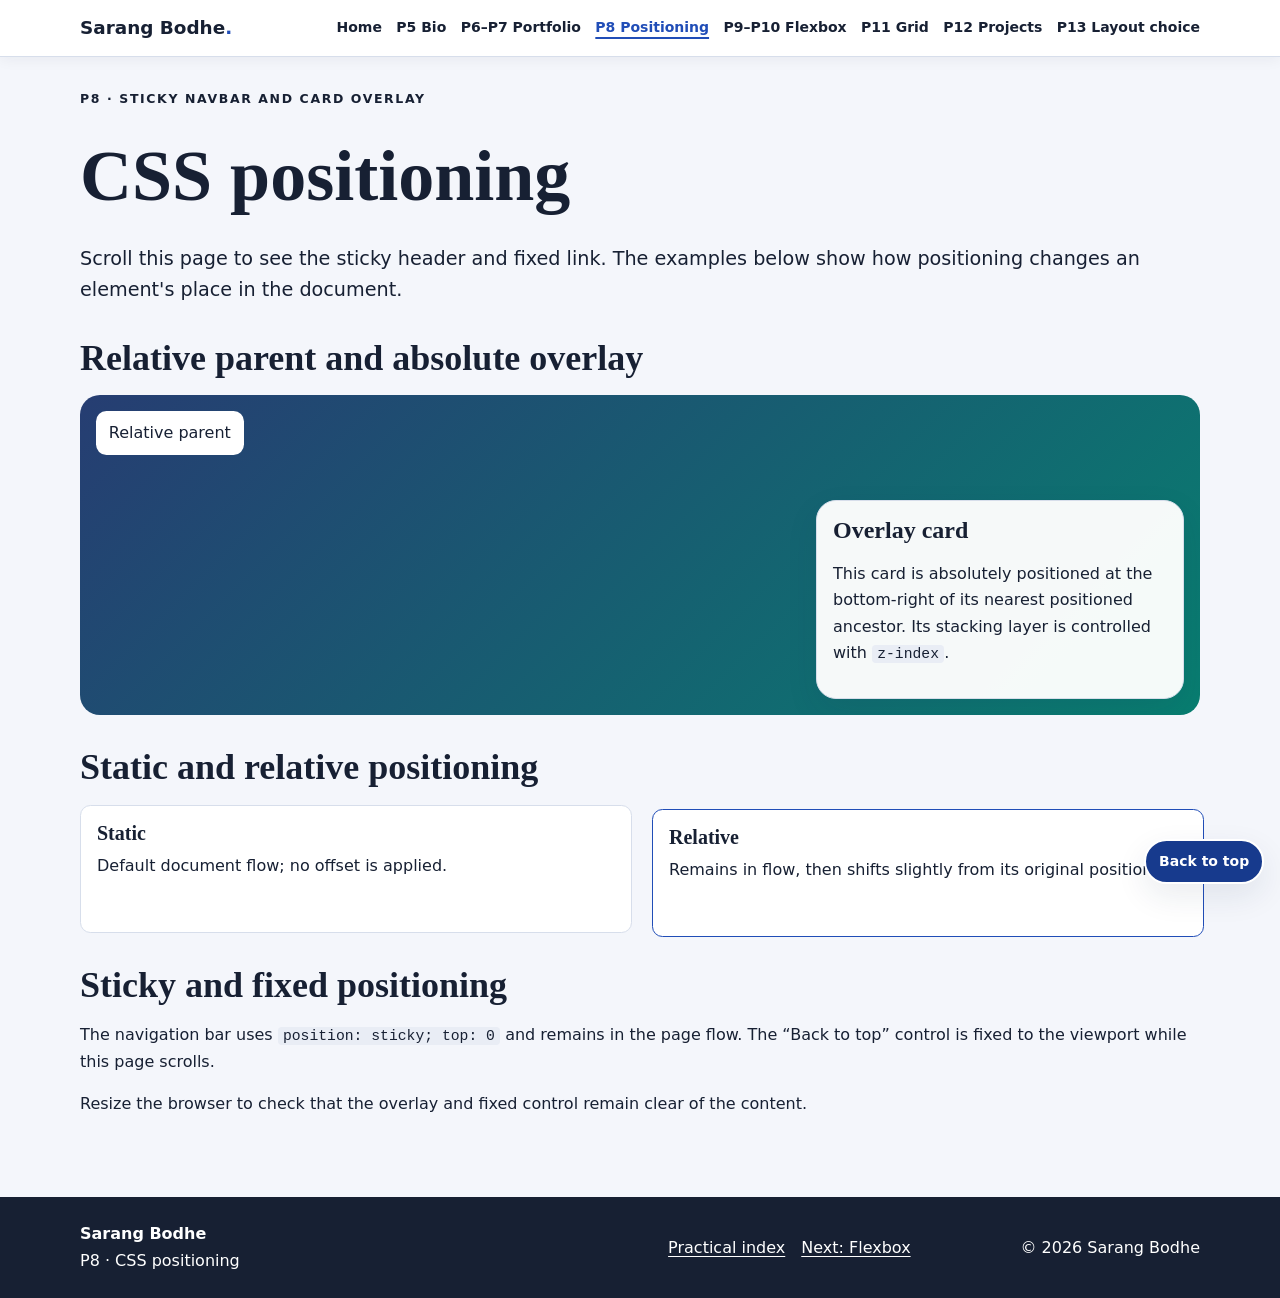
<file: web-practicals/positioning.html>
<!doctype html>
<html lang="en">
<head>
  <meta charset="utf-8">
  <meta name="viewport" content="width=device-width, initial-scale=1">
  <meta name="description" content="CSS positioning examples using sticky, fixed, relative, absolute, and static positioning.">
  <title>P8 — CSS Positioning | Sarang Bodhe</title>
  <link rel="stylesheet" href="css/styles.css">
</head>
<body id="top">
  <a class="skip-link" href="#main">Skip to content</a>
  <header class="site-header">
    <a class="brand" href="index.html">Sarang Bodhe<span>.</span></a>
    <nav class="main-nav" aria-label="Practical pages">
      <a href="index.html">Home</a><a href="bio.html">P5 Bio</a><a href="portfolio.html">P6–P7 Portfolio</a>
      <a href="positioning.html" aria-current="page">P8 Positioning</a><a href="flexbox.html">P9–P10 Flexbox</a>
      <a href="newspaper.html">P11 Grid</a><a href="projects.html">P12 Projects</a><a href="layout-choice.html">P13 Layout choice</a>
    </nav>
  </header>
  <main class="container" id="main">
    <p class="eyebrow">P8 · Sticky navbar and card overlay</p>
    <h1>CSS positioning</h1>
    <p class="lead">Scroll this page to see the sticky header and fixed link. The examples below show how positioning changes an element's place in the document.</p>
    <section aria-labelledby="overlay-heading">
      <h2 id="overlay-heading">Relative parent and absolute overlay</h2>
      <div class="position-demo">
        <span class="position-marker">Relative parent</span>
        <article class="overlay-card">
          <h2>Overlay card</h2>
          <p>This card is absolutely positioned at the bottom-right of its nearest positioned ancestor. Its stacking layer is controlled with <code>z-index</code>.</p>
        </article>
      </div>
    </section>
    <section aria-labelledby="position-examples-heading">
      <h2 id="position-examples-heading">Static and relative positioning</h2>
      <div class="position-examples">
        <article class="position-example position-static"><h3>Static</h3><p>Default document flow; no offset is applied.</p></article>
        <article class="position-example position-relative"><h3>Relative</h3><p>Remains in flow, then shifts slightly from its original position.</p></article>
      </div>
    </section>
    <section aria-labelledby="sticky-heading">
      <h2 id="sticky-heading">Sticky and fixed positioning</h2>
      <p>The navigation bar uses <code>position: sticky; top: 0</code> and remains in the page flow. The “Back to top” control is fixed to the viewport while this page scrolls.</p>
      <p>Resize the browser to check that the overlay and fixed control remain clear of the content.</p>
    </section>
  </main>
  <a class="fixed-demo-link" href="#top">Back to top</a>
  <footer class="site-footer">
    <p class="footer-brand"><strong>Sarang Bodhe</strong><br>P8 · CSS positioning</p>
    <nav class="footer-nav" aria-label="Footer navigation"><a href="index.html">Practical index</a><a href="flexbox.html">Next: Flexbox</a></nav>
    <p>© 2026 Sarang Bodhe</p>
  </footer>
</body>
</html>
</file>
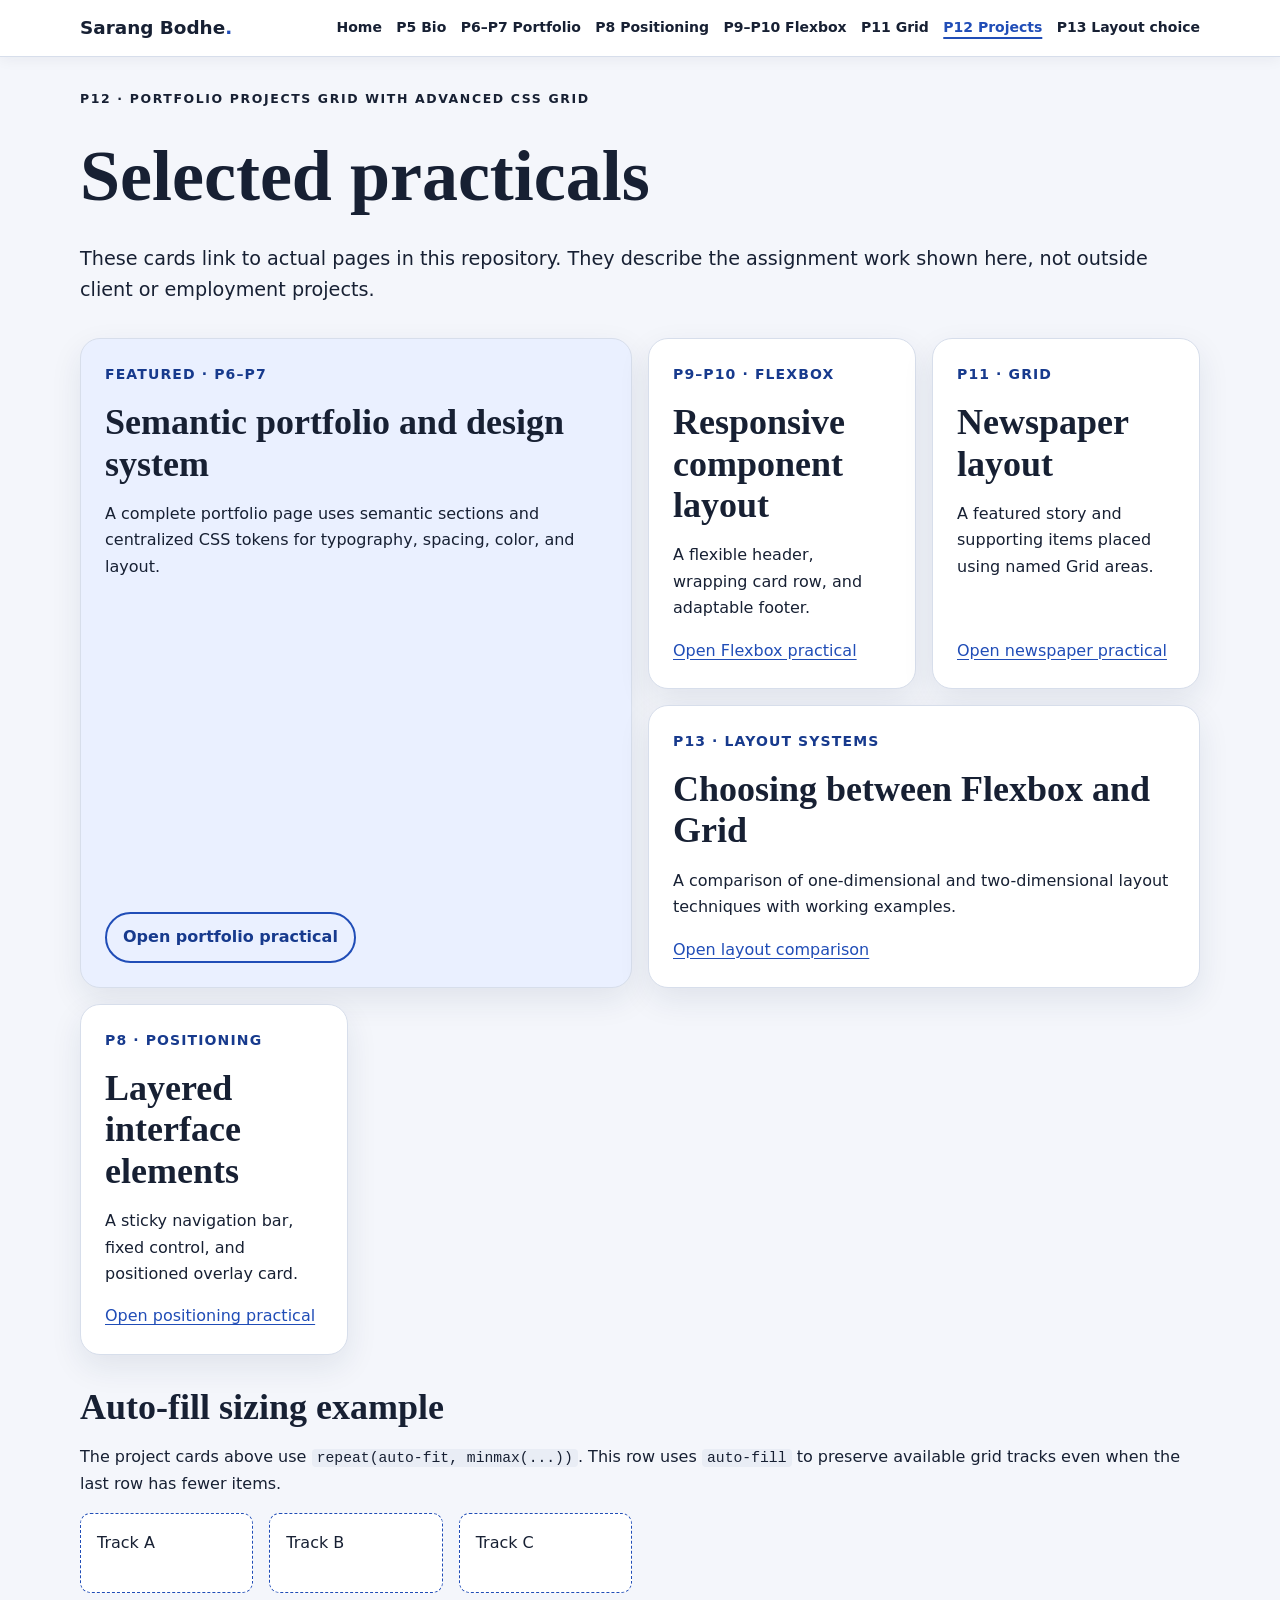
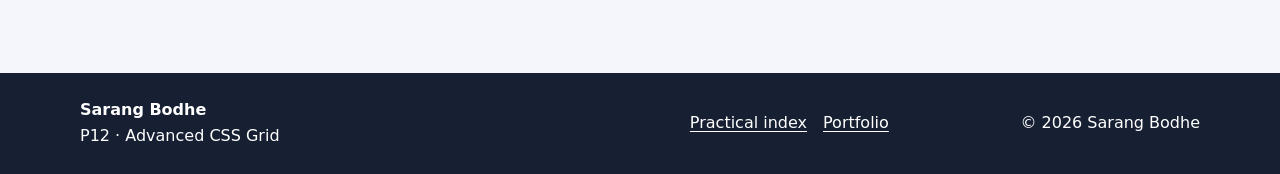
<file: web-practicals/projects.html>
<!doctype html>
<html lang="en">
<head>
  <meta charset="utf-8">
  <meta name="viewport" content="width=device-width, initial-scale=1">
  <meta name="description" content="Advanced responsive CSS Grid project cards practical.">
  <title>P12 — Projects Grid | Sarang Bodhe</title>
  <link rel="stylesheet" href="css/styles.css">
</head>
<body>
  <a class="skip-link" href="#main">Skip to content</a>
  <header class="site-header">
    <a class="brand" href="index.html">Sarang Bodhe<span>.</span></a>
    <nav class="main-nav" aria-label="Practical pages">
      <a href="index.html">Home</a><a href="bio.html">P5 Bio</a><a href="portfolio.html">P6–P7 Portfolio</a>
      <a href="positioning.html">P8 Positioning</a><a href="flexbox.html">P9–P10 Flexbox</a>
      <a href="newspaper.html">P11 Grid</a><a href="projects.html" aria-current="page">P12 Projects</a><a href="layout-choice.html">P13 Layout choice</a>
    </nav>
  </header>
  <main class="container" id="main">
    <p class="eyebrow">P12 · Portfolio projects grid with advanced CSS Grid</p>
    <h1>Selected practicals</h1>
    <p class="lead">These cards link to actual pages in this repository. They describe the assignment work shown here, not outside client or employment projects.</p>
    <section class="project-grid" aria-label="Featured practical projects">
      <article class="project featured">
        <p class="project-label">Featured · P6–P7</p>
        <h2>Semantic portfolio and design system</h2>
        <p>A complete portfolio page uses semantic sections and centralized CSS tokens for typography, spacing, color, and layout.</p>
        <a class="button-secondary" href="portfolio.html">Open portfolio practical</a>
      </article>
      <article class="project">
        <p class="project-label">P9–P10 · Flexbox</p>
        <h2>Responsive component layout</h2>
        <p>A flexible header, wrapping card row, and adaptable footer.</p>
        <a href="flexbox.html">Open Flexbox practical</a>
      </article>
      <article class="project">
        <p class="project-label">P11 · Grid</p>
        <h2>Newspaper layout</h2>
        <p>A featured story and supporting items placed using named Grid areas.</p>
        <a href="newspaper.html">Open newspaper practical</a>
      </article>
      <article class="project wide">
        <p class="project-label">P13 · Layout systems</p>
        <h2>Choosing between Flexbox and Grid</h2>
        <p>A comparison of one-dimensional and two-dimensional layout techniques with working examples.</p>
        <a href="layout-choice.html">Open layout comparison</a>
      </article>
      <article class="project">
        <p class="project-label">P8 · Positioning</p>
        <h2>Layered interface elements</h2>
        <p>A sticky navigation bar, fixed control, and positioned overlay card.</p>
        <a href="positioning.html">Open positioning practical</a>
      </article>
    </section>
    <section aria-labelledby="auto-fill-heading">
      <h2 id="auto-fill-heading">Auto-fill sizing example</h2>
      <p>The project cards above use <code>repeat(auto-fit, minmax(...))</code>. This row uses <code>auto-fill</code> to preserve available grid tracks even when the last row has fewer items.</p>
      <div class="auto-fill-demo" aria-label="Auto-fill grid with three sample tracks">
        <div>Track A</div><div>Track B</div><div>Track C</div>
      </div>
    </section>
  </main>
  <footer class="site-footer">
    <p class="footer-brand"><strong>Sarang Bodhe</strong><br>P12 · Advanced CSS Grid</p>
    <nav class="footer-nav" aria-label="Footer navigation"><a href="index.html">Practical index</a><a href="portfolio.html">Portfolio</a></nav>
    <p>© 2026 Sarang Bodhe</p>
  </footer>
</body>
</html>
</file>
<file: web-practicals/css/styles.css>
:root {
  color-scheme: light;
  --color-bg: #f4f6fb;
  --color-surface: #fff;
  --color-surface-soft: #eaf0ff;
  --color-text: #172033;
  --color-muted: #526078;
  --color-primary: #204db7;
  --color-primary-dark: #173a8d;
  --color-accent: #087e70;
  --color-border: #d7deeb;
  --font-body: Inter, ui-sans-serif, system-ui, -apple-system, BlinkMacSystemFont, "Segoe UI", sans-serif;
  --font-heading: Georgia, "Times New Roman", serif;
  --font-size-small: .875rem;
  --font-size-body: 1rem;
  --font-size-lead: 1.2rem;
  --font-weight-normal: 400;
  --font-weight-medium: 600;
  --font-weight-bold: 750;
  --space-1: .5rem;
  --space-2: 1rem;
  --space-3: 1.5rem;
  --space-4: 2rem;
  --space-5: 3rem;
  --radius-small: .65rem;
  --radius-large: 1.25rem;
  --shadow-card: 0 12px 32px rgb(25 42 80 / 9%);
  --content-width: 70rem;
  --reading-width: 48rem;
}

* {
  box-sizing: border-box;
}

html {
  scroll-behavior: smooth;
  scroll-padding-top: 7rem;
}

body {
  min-width: 320px;
  margin: 0;
  background: var(--color-bg);
  color: var(--color-text);
  font-family: var(--font-body);
  font-size: var(--font-size-body);
  font-weight: var(--font-weight-normal);
  line-height: 1.65;
}

a {
  color: var(--color-primary);
  text-underline-offset: .18em;
}

a:hover {
  color: var(--color-primary-dark);
}

a:focus-visible,
button:focus-visible {
  outline: 3px solid var(--color-accent);
  outline-offset: 3px;
}

img {
  max-width: 100%;
}

h1,
h2,
h3 {
  font-family: var(--font-heading);
  line-height: 1.15;
}

h1 {
  margin-block: .35em;
  font-size: clamp(2.35rem, 6vw, 4.5rem);
}

h2 {
  margin-block: 0 var(--space-2);
  font-size: clamp(1.6rem, 3vw, 2.25rem);
}

h3 {
  margin-block: 0 var(--space-1);
  font-size: 1.25rem;
}

p {
  margin-block: 0 var(--space-2);
}

code {
  padding: .08em .35em;
  border-radius: .25em;
  background: #e9edf5;
  font-size: .92em;
}

.skip-link {
  position: absolute;
  z-index: 100;
  top: .5rem;
  left: .5rem;
  transform: translateY(-160%);
  padding: .6rem 1rem;
  border-radius: var(--radius-small);
  background: var(--color-text);
  color: #fff;
}

.skip-link:focus {
  transform: translateY(0);
}

.container {
  width: min(var(--content-width), calc(100% - 2rem));
  margin-inline: auto;
}

.site-header {
  position: sticky;
  z-index: 20;
  top: 0;
  display: flex;
  align-items: center;
  gap: var(--space-2);
  padding: .8rem max(1rem, calc((100vw - var(--content-width)) / 2));
  border-bottom: 1px solid var(--color-border);
  background: rgb(255 255 255 / 96%);
  box-shadow: 0 2px 14px rgb(20 30 50 / 6%);
  backdrop-filter: blur(12px);
}

.brand {
  flex: 0 0 auto;
  color: var(--color-text);
  font-size: 1.15rem;
  font-weight: var(--font-weight-bold);
  text-decoration: none;
  white-space: nowrap;
}

.brand span {
  color: var(--color-primary);
}

.main-nav {
  display: flex;
  flex: 1 1 auto;
  flex-wrap: wrap;
  justify-content: flex-end;
  gap: .25rem .9rem;
}

.main-nav a {
  color: var(--color-text);
  font-size: var(--font-size-small);
  font-weight: var(--font-weight-medium);
  text-decoration: none;
}

.main-nav a:hover,
.main-nav a[aria-current="page"] {
  color: var(--color-primary);
  text-decoration: underline;
  text-decoration-thickness: 2px;
  text-underline-offset: .35em;
}

.header-cta {
  flex: 0 0 auto;
  padding: .55rem .85rem;
  border-radius: 999px;
  background: var(--color-primary);
  color: #fff;
  font-size: var(--font-size-small);
  font-weight: var(--font-weight-bold);
  text-decoration: none;
}

.header-cta:hover {
  background: var(--color-primary-dark);
  color: #fff;
}

main.container {
  min-height: 65vh;
  padding-block: var(--space-4) var(--space-5);
}

main > section,
main > article,
main > .comparison,
main > .news-grid,
main > .project-grid {
  margin-block: var(--space-4);
}

.hero {
  margin-block: var(--space-3) var(--space-5);
  padding: clamp(2rem, 6vw, 5rem);
  border-radius: var(--radius-large);
  background: linear-gradient(125deg, #172b59, #2457d6 70%, #087e70);
  color: #fff;
}

.hero h1 {
  max-width: 16ch;
}

.hero p {
  max-width: 65ch;
}

.eyebrow {
  margin-bottom: .65rem;
  font-size: .78rem;
  font-weight: var(--font-weight-bold);
  letter-spacing: .13em;
  text-transform: uppercase;
}

.lead {
  font-size: var(--font-size-lead);
}

.button,
.button-secondary {
  display: inline-flex;
  align-items: center;
  justify-content: center;
  min-height: 2.75rem;
  margin-top: .5rem;
  padding: .65rem 1rem;
  border: 2px solid transparent;
  border-radius: 999px;
  background: #fff;
  color: #17305e;
  font-weight: var(--font-weight-bold);
  text-decoration: none;
  transition: transform 160ms ease, box-shadow 160ms ease;
}

.button-secondary {
  border-color: var(--color-primary);
  background: transparent;
  color: var(--color-primary-dark);
}

.button:hover,
.button-secondary:hover {
  transform: translateY(-2px);
  box-shadow: var(--shadow-card);
}

.link-grid,
.card-grid {
  display: grid;
  grid-template-columns: repeat(auto-fit, minmax(min(100%, 15rem), 1fr));
  gap: var(--space-2);
}

.panel,
.card,
.project,
.article,
.comparison > section,
.table-wrap {
  padding: var(--space-3);
  border: 1px solid var(--color-border);
  border-radius: var(--radius-large);
  background: var(--color-surface);
  box-shadow: var(--shadow-card);
}

.panel {
  display: grid;
  align-content: start;
  gap: .35rem;
  min-height: 8rem;
  color: var(--color-text);
  text-decoration: none;
  transition: transform 160ms ease, border-color 160ms ease;
}

.panel:hover {
  transform: translateY(-3px);
  border-color: var(--color-primary);
}

.panel strong {
  color: var(--color-primary);
  font-size: 1.2rem;
}

.panel span,
.muted {
  color: var(--color-muted);
}

.site-footer {
  display: flex;
  align-items: center;
  justify-content: space-between;
  flex-wrap: wrap;
  gap: var(--space-2);
  padding: var(--space-3) max(1rem, calc((100vw - var(--content-width)) / 2));
  background: #172033;
  color: #fff;
}

.site-footer p {
  margin: 0;
}

.footer-brand {
  flex: 1 1 13rem;
}

.footer-nav,
.social-links {
  display: flex;
  flex: 1 1 10rem;
  flex-wrap: wrap;
  gap: .5rem 1rem;
}

.footer-nav {
  justify-content: center;
}

.social-links {
  justify-content: flex-end;
  align-self: flex-end;
}

.site-footer a {
  color: #fff;
}

.bio-layout {
  display: flex;
  align-items: flex-start;
  gap: var(--space-4);
  max-width: var(--reading-width);
  margin: var(--space-3) auto;
}

.avatar {
  display: grid;
  flex: 0 0 9rem;
  place-items: center;
  width: 9rem;
  aspect-ratio: 1;
  border: 1px solid #bdd0ff;
  border-radius: 50%;
  background: #dce7ff;
  color: #1e459e;
  font-family: var(--font-heading);
  font-size: 3rem;
  font-weight: var(--font-weight-bold);
}

.details-list {
  padding-left: 1.25rem;
}

.details-list li + li {
  margin-top: .35rem;
}

.position-demo {
  position: relative;
  min-height: 20rem;
  overflow: hidden;
  border-radius: var(--radius-large);
  background: linear-gradient(135deg, #263d72, #087e70);
}

.position-marker {
  position: absolute;
  top: 1rem;
  left: 1rem;
  padding: .55rem .8rem;
  border-radius: var(--radius-small);
  background: #fff;
  color: var(--color-text);
}

.overlay-card {
  position: absolute;
  z-index: 2;
  right: 1rem;
  bottom: 1rem;
  width: min(23rem, calc(100% - 2rem));
  padding: var(--space-2);
  border: 1px solid var(--color-border);
  border-radius: var(--radius-large);
  background: rgb(255 255 255 / 96%);
  box-shadow: var(--shadow-card);
}

.overlay-card h2 {
  margin-top: 0;
  font-size: 1.5rem;
}

.fixed-demo-link {
  position: fixed;
  z-index: 30;
  right: 1rem;
  bottom: 1rem;
  padding: .55rem .8rem;
  border: 2px solid #fff;
  border-radius: 999px;
  background: var(--color-primary-dark);
  color: #fff;
  font-size: var(--font-size-small);
  font-weight: var(--font-weight-bold);
  text-decoration: none;
  box-shadow: var(--shadow-card);
}

.position-examples {
  display: grid;
  grid-template-columns: repeat(auto-fit, minmax(min(100%, 13rem), 1fr));
  gap: var(--space-2);
}

.position-example {
  min-height: 8rem;
  padding: var(--space-2);
  border: 1px solid var(--color-border);
  border-radius: var(--radius-small);
  background: var(--color-surface);
}

.position-static {
  position: static;
}

.position-relative {
  position: relative;
  top: .25rem;
  left: .25rem;
  border-color: var(--color-primary);
}

.flex-cards {
  display: flex;
  flex-wrap: wrap;
  align-items: stretch;
  gap: var(--space-2);
}

.flex-cards > .card {
  flex: 1 1 15rem;
}

.split-header {
  display: flex;
  align-items: center;
  justify-content: space-between;
  gap: var(--space-2);
  padding: var(--space-3);
  border-radius: var(--radius-large);
  background: var(--color-surface-soft);
}

.split-header > strong {
  flex: 1 1 12rem;
}

.split-header .actions {
  display: flex;
  flex: 0 1 auto;
  flex-wrap: wrap;
  gap: .6rem;
}

.split-header .button {
  border: 2px solid var(--color-primary);
}

.news-grid {
  display: grid;
  grid-template-areas:
    "lead lead side"
    "lead lead side"
    "story-a story-b side";
  grid-template-columns: minmax(0, 2fr) minmax(0, 1fr) minmax(13rem, 1fr);
  grid-template-rows: repeat(3, minmax(8rem, auto));
  gap: var(--space-2);
  align-items: stretch;
}

.news-grid .lead {
  grid-area: lead;
}

.news-grid .story-a {
  grid-area: story-a;
}

.news-grid .story-b {
  grid-area: story-b;
}

.news-grid .side-stories {
  grid-area: side;
}

.news-grid h2 {
  margin-top: 0;
}

.project-grid {
  display: grid;
  grid-template-columns: repeat(auto-fit, minmax(min(100%, 16rem), 1fr));
  grid-auto-rows: minmax(11rem, auto);
  gap: var(--space-2);
}

.project {
  display: flex;
  flex-direction: column;
  align-items: flex-start;
  min-width: 0;
}

.project > p:last-of-type {
  flex-grow: 1;
}

.project.featured {
  grid-column: span 2;
  grid-row: span 2;
  background: var(--color-surface-soft);
}

.project.wide {
  grid-column: span 2;
}

.project-label {
  color: var(--color-primary-dark);
  font-size: var(--font-size-small);
  font-weight: var(--font-weight-bold);
  letter-spacing: .08em;
  text-transform: uppercase;
}

.auto-fill-demo {
  display: grid;
  grid-template-columns: repeat(auto-fill, minmax(min(100%, 10rem), 1fr));
  gap: var(--space-2);
}

.auto-fill-demo > div {
  min-height: 5rem;
  padding: var(--space-2);
  border: 1px dashed var(--color-primary);
  border-radius: var(--radius-small);
  background: var(--color-surface);
}

.comparison {
  display: grid;
  grid-template-columns: repeat(2, minmax(0, 1fr));
  gap: var(--space-2);
}

.comparison h2 {
  margin-top: 0;
}

.demo-flex {
  display: flex;
  flex-wrap: wrap;
  gap: .5rem;
}

.demo-grid {
  display: grid;
  grid-template-columns: repeat(3, minmax(0, 1fr));
  gap: .5rem;
}

.demo-flex span,
.demo-grid span {
  padding: .7rem;
  border-radius: var(--radius-small);
  background: var(--color-surface-soft);
  text-align: center;
}

.table-wrap {
  overflow-x: auto;
}

.comparison-table {
  width: 100%;
  border-collapse: collapse;
  text-align: left;
}

.comparison-table th,
.comparison-table td {
  padding: .8rem;
  border-bottom: 1px solid var(--color-border);
  vertical-align: top;
}

.comparison-table th {
  color: var(--color-primary-dark);
}

.back-to-top {
  display: inline-block;
  margin-top: var(--space-2);
}

@media (max-width: 900px) {
  .site-header {
    flex-wrap: wrap;
  }

  .main-nav {
    order: 3;
    flex: 1 0 100%;
    justify-content: flex-start;
  }

  .header-cta {
    margin-left: auto;
  }

  .news-grid {
    grid-template-areas:
      "lead lead"
      "story-a side"
      "story-b side";
    grid-template-columns: minmax(0, 1fr) minmax(0, 1fr);
    grid-template-rows: auto;
  }

  .site-footer {
    align-items: flex-start;
  }

  .footer-nav {
    justify-content: flex-start;
  }

  .social-links {
    justify-content: flex-start;
  }
}

@media (max-width: 600px) {
  .site-header {
    gap: .55rem;
    padding-block: .7rem;
  }

  .main-nav {
    gap: .35rem .75rem;
  }

  .hero {
    padding: 1.5rem;
  }

  .bio-layout {
    flex-direction: column;
    gap: var(--space-2);
  }

  .avatar {
    flex-basis: 7rem;
    width: 7rem;
    font-size: 2.3rem;
  }

  .news-grid {
    grid-template-areas:
      "lead"
      "story-a"
      "story-b"
      "side";
    grid-template-columns: minmax(0, 1fr);
  }

  .project.featured,
  .project.wide {
    grid-column: auto;
    grid-row: auto;
  }

  .comparison {
    grid-template-columns: minmax(0, 1fr);
  }

  .split-header {
    align-items: flex-start;
    flex-direction: column;
  }

  .site-footer {
    flex-direction: column;
  }

  .social-links {
    align-self: flex-start;
  }
}

@media (prefers-reduced-motion: reduce) {
  *,
  *::before,
  *::after {
    scroll-behavior: auto !important;
    transition-duration: .01ms !important;
  }
}

.portfolio-page {
  background: #f7f8fb;
}

.portfolio-header {
  position: sticky;
  justify-content: flex-start;
  padding-inline: max(1.25rem, calc((100vw - 74rem) / 2));
}

.portfolio-brand {
  display: inline-grid;
  flex: 0 0 2.8rem;
  place-items: center;
  width: 2.8rem;
  height: 2.8rem;
  border-radius: .85rem;
  background: var(--color-text);
  color: #fff;
  font-size: 1rem;
  letter-spacing: -.05em;
}

.portfolio-brand span {
  color: #90b4ff;
}

.portfolio-nav {
  flex: 1 1 auto;
  order: initial;
  justify-content: center;
  gap: .5rem 1.8rem;
}

.portfolio-nav a {
  padding: .5rem 0;
  color: var(--color-muted);
}

.portfolio-nav a:hover {
  color: var(--color-primary);
}

.portfolio-header .header-cta {
  margin-left: 0;
  padding: .7rem 1rem;
  background: var(--color-text);
}

.portfolio-header .header-cta:hover {
  background: var(--color-primary);
}

.portfolio-main {
  width: min(74rem, calc(100% - 2.5rem));
  padding-top: 1.5rem;
}

.portfolio-hero {
  position: relative;
  display: grid;
  grid-template-columns: minmax(0, 1.1fr) minmax(18rem, .9fr);
  align-items: center;
  gap: clamp(2rem, 6vw, 5rem);
  min-height: 34rem;
  margin-block: 0 5.5rem;
  padding: clamp(2rem, 5vw, 4.5rem);
  overflow: hidden;
  border: 1px solid #e1e6f0;
  border-radius: 1.6rem;
  background:
    radial-gradient(ellipse at 92% 10%, rgb(91 123 206 / 12%), transparent 37%),
    linear-gradient(140deg, #fff 15%, #f2f5fc 100%);
  color: var(--color-text);
}

.portfolio-hero-copy {
  position: relative;
  z-index: 1;
}

.portfolio-hero .eyebrow,
.portfolio-section-heading .eyebrow,
.portfolio-about .eyebrow,
.portfolio-contact .eyebrow {
  color: var(--color-primary);
}

.portfolio-hero .eyebrow span {
  padding-inline: .35rem;
  color: #8995aa;
}

.portfolio-hero h1 {
  max-width: 13ch;
  margin-block: 1rem;
  font-size: clamp(2.8rem, 6.3vw, 5.2rem);
  letter-spacing: -.045em;
}

.portfolio-hero h1 span {
  color: var(--color-primary);
}

.portfolio-intro {
  max-width: 38rem;
  color: var(--color-muted);
  font-size: 1.1rem;
}

.portfolio-actions {
  display: flex;
  align-items: center;
  flex-wrap: wrap;
  gap: .75rem 1.5rem;
  margin-top: 1.6rem;
}

.portfolio-actions .button {
  margin: 0;
  background: var(--color-primary);
  color: #fff;
}

.portfolio-actions .button:hover {
  background: var(--color-primary-dark);
  color: #fff;
}

.portfolio-text-link {
  color: var(--color-text);
  font-size: var(--font-size-small);
  font-weight: var(--font-weight-bold);
  text-decoration: none;
}

.portfolio-text-link:hover {
  color: var(--color-primary);
}

.portfolio-tags {
  display: flex;
  flex-wrap: wrap;
  gap: .55rem;
  margin: 2rem 0 0;
  padding: 0;
  list-style: none;
}

.portfolio-tags li {
  padding: .38rem .72rem;
  border: 1px solid var(--color-border);
  border-radius: 999px;
  background: rgb(255 255 255 / 75%);
  color: var(--color-muted);
  font-size: .76rem;
  font-weight: var(--font-weight-medium);
}

.portfolio-visual {
  position: relative;
  display: grid;
  min-height: 23rem;
  place-items: center;
  isolation: isolate;
}

.portfolio-visual::before {
  position: absolute;
  z-index: -1;
  width: min(24rem, 95%);
  aspect-ratio: 1;
  border-radius: 50%;
  background: linear-gradient(145deg, #19366e, #2859bd 60%, #078273);
  content: "";
  box-shadow: 0 2rem 5rem rgb(35 70 150 / 23%);
}

.visual-orbit {
  position: absolute;
  z-index: -1;
  width: 19rem;
  aspect-ratio: 1;
  border: 1px solid rgb(255 255 255 / 26%);
  border-radius: 50%;
}

.orbit-two {
  width: 15rem;
  border-style: dashed;
  transform: rotate(30deg);
}

.visual-center {
  display: grid;
  place-content: center;
  width: 9.5rem;
  aspect-ratio: 1;
  border: 1px solid rgb(255 255 255 / 45%);
  border-radius: 50%;
  background: rgb(255 255 255 / 12%);
  color: #fff;
  text-align: center;
  backdrop-filter: blur(5px);
}

.visual-number {
  font-family: var(--font-heading);
  font-size: 4.8rem;
  font-weight: var(--font-weight-bold);
  line-height: 1;
}

.visual-caption {
  font-size: .85rem;
  letter-spacing: .14em;
  text-transform: uppercase;
}

.visual-chip {
  position: absolute;
  display: grid;
  min-width: 3.5rem;
  min-height: 3.5rem;
  place-items: center;
  border: 1px solid rgb(255 255 255 / 80%);
  border-radius: 1rem;
  background: #fff;
  color: var(--color-text);
  font-size: .75rem;
  font-weight: var(--font-weight-bold);
  box-shadow: 0 .8rem 2rem rgb(15 31 64 / 20%);
  transform: rotate(-8deg);
}

.chip-html {
  top: 2rem;
  left: 1rem;
}

.chip-css {
  top: 4rem;
  right: .5rem;
  color: var(--color-primary);
  transform: rotate(8deg);
}

.chip-git {
  right: 2rem;
  bottom: 1.5rem;
  color: var(--color-accent);
  transform: rotate(-4deg);
}

.visual-note {
  position: absolute;
  z-index: 1;
  bottom: 1.75rem;
  left: .5rem;
  padding: .5rem .7rem;
  border: 1px solid rgb(255 255 255 / 18%);
  border-radius: .7rem;
  background: rgb(23 32 51 / 82%);
  color: #fff;
  font-size: .78rem;
  line-height: 1.45;
  box-shadow: 0 .5rem 1.5rem rgb(15 31 64 / 15%);
}

.portfolio-skills {
  display: grid;
  grid-template-columns: minmax(12rem, .7fr) 1.8fr;
  align-items: center;
  gap: 2rem;
  margin: 0 0 6rem;
  padding-bottom: 2rem;
  border-bottom: 1px solid var(--color-border);
  scroll-margin-top: 6rem;
}

.skills-heading h2 {
  margin: 0;
  font-size: clamp(1.6rem, 3vw, 2.15rem);
  letter-spacing: -.025em;
}

.skills-heading .eyebrow {
  color: var(--color-primary);
}

.skills-list {
  display: grid;
  grid-template-columns: repeat(3, minmax(0, 1fr));
  gap: 1rem;
}

.skills-list article {
  display: flex;
  gap: .75rem;
  padding: .9rem;
  border: 1px solid var(--color-border);
  border-radius: .9rem;
  background: #fff;
}

.skill-index {
  color: var(--color-primary);
  font-size: .73rem;
  font-weight: var(--font-weight-bold);
}

.skills-list h3 {
  margin: 0 0 .3rem;
  font-family: var(--font-body);
  font-size: .88rem;
}

.skills-list p {
  margin: 0;
  color: var(--color-muted);
  font-size: .76rem;
  line-height: 1.45;
}

.portfolio-work {
  margin-block: 0 6rem;
  scroll-margin-top: 6rem;
}

.portfolio-section-heading {
  display: flex;
  align-items: end;
  justify-content: space-between;
  gap: 2rem;
  margin-bottom: 1.6rem;
}

.portfolio-section-heading h2,
.portfolio-about h2,
.portfolio-contact h2 {
  margin: 0;
  font-size: clamp(2rem, 4vw, 3rem);
  letter-spacing: -.025em;
}

.portfolio-section-heading > p {
  max-width: 26rem;
  margin-bottom: .35rem;
  color: var(--color-muted);
}

.portfolio-project-grid {
  display: grid;
  grid-template-columns: repeat(auto-fit, minmax(min(100%, 16rem), 1fr));
  gap: 1rem;
}

.portfolio-project {
  display: flex;
  min-height: 18rem;
  flex-direction: column;
  align-items: flex-start;
  padding: 1.35rem;
  border: 1px solid var(--color-border);
  border-radius: 1.1rem;
  background: #fff;
  box-shadow: 0 8px 26px rgb(25 42 80 / 5%);
  transition: transform 180ms ease, box-shadow 180ms ease, border-color 180ms ease;
}

.portfolio-project:hover {
  transform: translateY(-4px);
  border-color: #b7c8f2;
  box-shadow: var(--shadow-card);
}

.project-topline {
  display: flex;
  width: 100%;
  justify-content: space-between;
  gap: .5rem;
  color: #77839a;
  font-size: .68rem;
  font-weight: var(--font-weight-bold);
  letter-spacing: .1em;
}

.project-icon {
  display: grid;
  width: 3.2rem;
  height: 3.2rem;
  place-items: center;
  margin-block: 1.3rem .9rem;
  border-radius: .95rem;
  background: #eaf0ff;
  color: var(--color-primary);
  font-size: 1.35rem;
  font-weight: var(--font-weight-bold);
}

.icon-git,
.icon-position {
  background: #e7f4f1;
  color: #087e70;
}

.icon-bio,
.icon-design,
.icon-projects {
  background: #edf0ff;
  color: #3a53a5;
}

.icon-flex,
.icon-choice {
  background: #fff2df;
  color: #936015;
}

.portfolio-project h3 {
  margin-bottom: .5rem;
  font-family: var(--font-body);
  font-size: 1.07rem;
  font-weight: var(--font-weight-bold);
  letter-spacing: -.015em;
}

.portfolio-project p {
  flex: 1 0 auto;
  margin-bottom: 1rem;
  color: var(--color-muted);
  font-size: .91rem;
  line-height: 1.55;
}

.portfolio-project > a {
  display: inline-flex;
  align-items: center;
  gap: .4rem;
  color: var(--color-primary-dark);
  font-size: .82rem;
  font-weight: var(--font-weight-bold);
  text-decoration: none;
}

.portfolio-project > a:hover {
  text-decoration: underline;
  text-underline-offset: .2em;
}

.portfolio-about {
  display: grid;
  grid-template-columns: .55fr 1.4fr .9fr;
  align-items: center;
  gap: clamp(1.5rem, 5vw, 4rem);
  margin-block: 0 6rem;
  padding: clamp(1.5rem, 5vw, 3.5rem);
  border: 1px solid #e1e6f0;
  border-radius: 1.4rem;
  background: #fff;
  scroll-margin-top: 6rem;
}

.about-mark {
  display: grid;
  width: min(11rem, 100%);
  aspect-ratio: 1;
  place-items: center;
  border-radius: 2.5rem;
  background: linear-gradient(145deg, #19366e, #2859bd 60%, #078273);
  color: #fff;
  font-size: clamp(2.5rem, 5vw, 4rem);
  font-weight: var(--font-weight-bold);
  letter-spacing: -.08em;
  transform: rotate(-4deg);
}

.about-mark span {
  color: #9cc8ff;
}

.about-copy h2 {
  margin-bottom: 1rem;
  font-size: clamp(1.8rem, 3.7vw, 2.8rem);
}

.about-copy > p:not(.eyebrow) {
  color: var(--color-muted);
  font-size: .95rem;
}

.about-facts {
  display: grid;
  gap: 1rem;
  padding-left: 1.4rem;
  border-left: 1px solid var(--color-border);
}

.about-facts div {
  display: grid;
  gap: .25rem;
}

.about-facts span {
  color: #77839a;
  font-size: .66rem;
  font-weight: var(--font-weight-bold);
  letter-spacing: .1em;
}

.about-facts strong {
  font-size: .88rem;
}

.portfolio-contact {
  margin-bottom: 5rem;
  padding: clamp(2rem, 6vw, 4rem);
  border-radius: 1.5rem;
  background:
    radial-gradient(ellipse at 95% 0%, rgb(81 122 214 / 35%), transparent 38%),
    #172b50;
  color: #fff;
  text-align: center;
}

.portfolio-contact .eyebrow {
  color: #a9c5ff;
}

.portfolio-contact h2 {
  margin-bottom: .8rem;
}

.portfolio-contact > p:not(.eyebrow) {
  color: #d3ddf0;
}

.portfolio-contact .portfolio-actions {
  justify-content: center;
}

.portfolio-contact .portfolio-actions .button {
  background: #fff;
  color: #173a8d;
}

.portfolio-contact .portfolio-text-link {
  color: #fff;
}

.portfolio-footer {
  display: flex;
  align-items: center;
  justify-content: space-between;
  flex-wrap: wrap;
  gap: 1rem;
  padding: 1.5rem max(1.25rem, calc((100vw - 74rem) / 2));
  border-top: 1px solid var(--color-border);
  background: #fff;
}

.portfolio-footer .portfolio-brand {
  display: inline-flex;
  width: auto;
  height: auto;
  flex: 0 0 auto;
  border-radius: 0;
  background: transparent;
  color: var(--color-text);
  font-size: 1rem;
}

.portfolio-footer .portfolio-brand span {
  color: var(--color-primary);
}

.portfolio-footer p {
  margin: 0;
  color: var(--color-muted);
  font-size: .8rem;
}

.portfolio-footer > a:not(.brand) {
  color: var(--color-text);
  font-size: .82rem;
  font-weight: var(--font-weight-bold);
  text-decoration: none;
}

.portfolio-footer > span {
  color: var(--color-muted);
  font-size: .78rem;
}

@media (max-width: 900px) {
  .portfolio-hero {
    grid-template-columns: minmax(0, 1.1fr) minmax(15rem, .8fr);
    gap: 1rem;
    padding: 2.5rem;
  }

  .portfolio-visual {
    min-height: 19rem;
  }

  .portfolio-visual::before {
    width: 18rem;
  }

  .visual-orbit {
    width: 15rem;
  }

  .orbit-two {
    width: 12rem;
  }

  .portfolio-about {
    grid-template-columns: .45fr 1.2fr;
  }

  .about-mark {
    width: 9rem;
  }

  .about-facts {
    grid-column: 2;
    grid-template-columns: repeat(3, minmax(0, 1fr));
    padding: 1rem 0 0;
    border-top: 1px solid var(--color-border);
    border-left: 0;
  }

  .portfolio-skills {
    grid-template-columns: minmax(0, 1fr);
    gap: 1rem;
  }
}

@media (max-width: 600px) {
  .portfolio-header {
    gap: .5rem;
    padding-inline: 1rem;
  }

  .portfolio-header .main-nav {
    order: initial;
    flex: 1 1 auto;
    justify-content: flex-end;
    gap: .25rem .75rem;
  }

  .portfolio-nav a {
    font-size: .78rem;
  }

  .portfolio-header .header-cta {
    display: none;
  }

  .portfolio-main {
    width: min(100% - 1.25rem, 74rem);
    padding-top: .75rem;
  }

  .portfolio-hero {
    grid-template-columns: minmax(0, 1fr);
    gap: .5rem;
    margin-bottom: 4rem;
    padding: 1.5rem;
  }

  .portfolio-hero h1 {
    font-size: clamp(2.5rem, 12vw, 4rem);
  }

  .portfolio-intro {
    font-size: 1rem;
  }

  .portfolio-visual {
    min-height: 18rem;
  }

  .portfolio-section-heading {
    align-items: flex-start;
    flex-direction: column;
    gap: .5rem;
  }

  .portfolio-work {
    margin-bottom: 4rem;
  }

  .portfolio-skills {
    margin-bottom: 4rem;
    padding-bottom: 1.5rem;
  }

  .skills-list {
    grid-template-columns: minmax(0, 1fr);
  }

  .portfolio-project {
    min-height: 16rem;
  }

  .portfolio-about {
    grid-template-columns: minmax(0, 1fr);
    gap: 1.5rem;
    margin-bottom: 4rem;
    padding: 1.5rem;
  }

  .about-mark {
    width: 6.5rem;
    border-radius: 1.5rem;
    font-size: 2.7rem;
  }

  .about-facts {
    grid-column: auto;
    grid-template-columns: minmax(0, 1fr);
  }

  .portfolio-contact {
    margin-bottom: 3.5rem;
  }

  .portfolio-footer {
    justify-content: flex-start;
    padding-inline: 1.25rem;
  }

  .portfolio-footer p {
    flex: 1 1 100%;
    order: 2;
  }

  .portfolio-footer > span {
    margin-left: auto;
  }
}

.ep-page {
  --ep-ink: #19382e;
  --ep-muted: #68756c;
  --ep-paper: #f7f7f2;
  --ep-card: #fcfcf8;
  --ep-line: #d9ddd5;
  --ep-accent: #78937d;
  --ep-sage: #e7ece3;
  min-width: 320px;
  background: var(--ep-paper);
  color: var(--ep-ink);
  font-family: var(--font-body);
}

.ep-page h1,
.ep-page h2,
.ep-page h3,
.ep-page h4 {
  color: var(--ep-ink);
  font-family: var(--font-heading);
  font-weight: 500;
  letter-spacing: -.035em;
}

.ep-header {
  position: sticky;
  z-index: 20;
  top: 0;
  display: flex;
  align-items: center;
  justify-content: space-between;
  gap: 1.5rem;
  min-height: 5rem;
  padding: .8rem max(1.5rem, calc((100vw - 76rem) / 2));
  border-bottom: 1px solid var(--ep-line);
  background: rgb(247 247 242 / 94%);
  backdrop-filter: blur(12px);
}

.ep-monogram,
.ep-footer-name {
  flex: 0 0 auto;
  color: var(--ep-ink);
  font-family: var(--font-heading);
  font-size: 2rem;
  font-weight: 700;
  letter-spacing: -.09em;
  text-decoration: none;
}

.ep-monogram:hover,
.ep-footer-name:hover {
  color: var(--ep-accent);
}

.ep-monogram::first-letter {
  letter-spacing: -.11em;
}

.ep-nav {
  display: flex;
  align-items: center;
  justify-content: flex-end;
  flex-wrap: wrap;
  gap: .6rem clamp(1.1rem, 3.2vw, 2.8rem);
}

.ep-nav a {
  color: var(--ep-ink);
  font-size: .9rem;
  font-weight: 550;
  text-decoration: none;
}

.ep-nav a:hover,
.ep-nav a:focus-visible {
  color: var(--ep-accent);
  text-decoration: underline;
  text-underline-offset: .35em;
}

.ep-main {
  width: min(76rem, calc(100% - 3rem));
  margin-inline: auto;
}

.ep-hero {
  padding-block: clamp(4rem, 10vw, 8rem) clamp(3.5rem, 7vw, 6rem);
  border-bottom: 1px solid var(--ep-line);
}

.ep-kicker {
  margin: 0 0 .85rem;
  color: var(--ep-muted);
  font-size: .71rem;
  font-weight: 700;
  letter-spacing: .16em;
  line-height: 1.5;
}

.ep-hero h1 {
  margin: 0;
  font-size: clamp(4rem, 12vw, 9.5rem);
  line-height: .96;
  letter-spacing: -.075em;
}

.ep-hero h1 span,
.ep-footer-name span {
  color: var(--ep-accent);
}

.ep-hero h2 {
  margin: .25em 0 .7em;
  color: var(--ep-accent);
  font-size: clamp(2.1rem, 5.3vw, 4.5rem);
  line-height: 1.05;
}

.ep-intro {
  max-width: 47rem;
  margin: 0;
  color: #47574d;
  font-size: clamp(1.08rem, 2vw, 1.4rem);
  line-height: 1.7;
}

.ep-actions {
  display: flex;
  flex-wrap: wrap;
  gap: .85rem;
  margin-top: 2rem;
}

.ep-button {
  display: inline-flex;
  min-height: 3.25rem;
  align-items: center;
  justify-content: center;
  gap: .65rem;
  padding: .75rem 1.2rem;
  border: 1px solid var(--ep-line);
  border-radius: .55rem;
  font-size: .93rem;
  font-weight: 650;
  text-decoration: none;
  transition: background-color 160ms ease, color 160ms ease, transform 160ms ease;
}

.ep-button:hover {
  transform: translateY(-2px);
}

.ep-button-dark {
  border-color: var(--ep-ink);
  background: var(--ep-ink);
  color: #fff;
}

.ep-button-dark:hover {
  background: #285643;
  color: #fff;
}

.ep-button-light {
  background: transparent;
  color: var(--ep-ink);
}

.ep-button-light:hover {
  background: var(--ep-sage);
  color: var(--ep-ink);
}

.ep-stats {
  display: grid;
  grid-template-columns: repeat(3, minmax(0, 1fr));
  padding-block: 2.8rem;
  border-bottom: 1px solid var(--ep-line);
}

.ep-stats > div {
  display: grid;
  justify-items: center;
  gap: .4rem;
  padding: .5rem;
  text-align: center;
}

.ep-stats > div + div {
  border-left: 1px solid var(--ep-line);
}

.ep-stats strong {
  font-family: var(--font-heading);
  font-size: clamp(2.7rem, 5vw, 4rem);
  font-weight: 500;
  line-height: 1;
}

.ep-stats span {
  color: var(--ep-muted);
  font-size: .82rem;
}

.ep-about {
  display: grid;
  grid-template-columns: minmax(12rem, .7fr) minmax(0, 1.5fr);
  gap: clamp(2rem, 7vw, 6rem);
  align-items: center;
  padding-block: clamp(4rem, 8vw, 7rem);
  border-bottom: 1px solid var(--ep-line);
  scroll-margin-top: 6rem;
}

.ep-about-photo {
  display: grid;
  justify-items: center;
  gap: .9rem;
}

.ep-about-photo img {
  display: block;
  width: min(100%, 15rem);
  aspect-ratio: 1;
  border: .6rem solid #fff;
  border-radius: 50%;
  background: var(--ep-sage);
  object-fit: cover;
  box-shadow: 0 1.2rem 3rem rgb(25 56 46 / 12%);
}

.ep-photo-caption {
  color: var(--ep-muted);
  font-size: .77rem;
}

.ep-about-copy h2,
.ep-section-heading h2,
.ep-github-project h2,
.ep-closing h2 {
  margin: 0 0 1.1rem;
  font-size: clamp(2.4rem, 5.5vw, 4.2rem);
  line-height: 1.06;
}

.ep-about-copy > p:not(.ep-kicker) {
  max-width: 43rem;
  color: #4a594f;
  font-size: 1rem;
  line-height: 1.8;
}

.ep-profile-facts {
  display: flex;
  flex-wrap: wrap;
  gap: .6rem 1.1rem;
  margin-top: 1.25rem;
}

.ep-profile-facts > * {
  display: inline-flex;
  align-items: center;
  gap: .4rem;
  color: var(--ep-ink);
  font-size: .83rem;
  font-weight: 600;
}

.ep-profile-facts a {
  text-decoration: underline;
  text-decoration-color: #aab8a8;
  text-underline-offset: .25em;
}

.ep-profile-facts a:hover {
  color: var(--ep-accent);
}

.ep-profile-facts > span::before {
  width: .32rem;
  height: .32rem;
  border-radius: 50%;
  background: var(--ep-accent);
  content: "";
}

.ep-skill-tags {
  display: flex;
  flex-wrap: wrap;
  gap: .5rem;
  margin: 1.4rem 0 0;
  padding: 0;
  list-style: none;
}

.ep-skill-tags li {
  padding: .38rem .72rem;
  border: 1px solid var(--ep-line);
  border-radius: 999px;
  color: #49594e;
  font-size: .76rem;
}

.ep-work {
  padding-block: clamp(4rem, 8vw, 7rem);
  scroll-margin-top: 5rem;
}

.ep-section-heading {
  display: flex;
  align-items: end;
  justify-content: space-between;
  gap: 2rem;
  margin-bottom: 3rem;
}

.ep-section-heading h2 {
  margin-bottom: 0;
}

.ep-section-heading > p {
  max-width: 25rem;
  margin: 0 0 .35rem;
  color: var(--ep-muted);
  font-size: .95rem;
  line-height: 1.7;
}

.ep-module {
  margin-top: 2.5rem;
}

.ep-module-heading {
  display: grid;
  grid-template-columns: 3rem minmax(0, 1fr) auto;
  align-items: center;
  gap: .7rem 1rem;
  padding-block: 1.1rem;
  border-top: 1px solid var(--ep-line);
}

.ep-module-number {
  color: var(--ep-accent);
  font-family: var(--font-heading);
  font-size: 2.1rem;
}

.ep-module-heading .ep-kicker {
  margin-bottom: .15rem;
}

.ep-module-heading h3 {
  margin: 0;
  font-size: clamp(1.35rem, 2.6vw, 1.9rem);
}

.ep-module-count {
  color: var(--ep-muted);
  font-size: .75rem;
}

.ep-practical-grid {
  display: grid;
  gap: .85rem;
}

.ep-grid-four {
  grid-template-columns: repeat(4, minmax(0, 1fr));
}

.ep-grid-three {
  grid-template-columns: repeat(3, minmax(0, 1fr));
}

.ep-practical-card {
  display: flex;
  min-height: 13.5rem;
  flex-direction: column;
  align-items: flex-start;
  padding: 1.2rem;
  border: 1px solid var(--ep-line);
  border-radius: .7rem;
  background: var(--ep-card);
  transition: background-color 160ms ease, border-color 160ms ease, transform 160ms ease;
}

.ep-practical-card:hover {
  transform: translateY(-2px);
  border-color: #aab8a8;
  background: #fff;
}

.ep-p-number {
  margin-bottom: .9rem;
  color: var(--ep-accent);
  font-size: .71rem;
  font-weight: 750;
  letter-spacing: .12em;
}

.ep-practical-card h4 {
  margin: 0 0 .55rem;
  font-size: 1.27rem;
  line-height: 1.2;
}

.ep-practical-card p {
  flex-grow: 1;
  margin: 0 0 1rem;
  color: var(--ep-muted);
  font-size: .86rem;
  line-height: 1.65;
}

.ep-practical-card > a {
  color: var(--ep-ink);
  font-size: .77rem;
  font-weight: 650;
  text-decoration-color: #aab8a8;
  text-underline-offset: .22em;
}

.ep-practical-card > a:hover {
  color: var(--ep-accent);
}

.ep-card-featured {
  border-color: #d0dace;
  background: var(--ep-sage);
}

.ep-github-project {
  display: grid;
  grid-template-columns: minmax(0, 1fr) minmax(18rem, .9fr);
  align-items: center;
  gap: clamp(2rem, 7vw, 6rem);
  padding: clamp(1.6rem, 5vw, 3.5rem);
  border: 1px solid var(--ep-line);
  border-radius: .9rem;
  background: #eef0e9;
  scroll-margin-top: 6rem;
}

.ep-github-project h2 {
  font-size: clamp(2rem, 4.5vw, 3.4rem);
}

.ep-github-project-copy > p:not(.ep-kicker) {
  max-width: 40rem;
  color: #4a594f;
  line-height: 1.75;
}

.ep-project-link {
  display: inline-block;
  margin-top: .5rem;
  color: var(--ep-ink);
  font-size: .9rem;
  font-weight: 700;
  text-decoration-color: #aab8a8;
  text-underline-offset: .28em;
}

.ep-project-link:hover {
  color: var(--ep-accent);
}

.ep-project-art {
  display: flex;
  align-items: center;
  justify-content: center;
  flex-wrap: wrap;
  gap: .55rem;
  min-height: 13rem;
  padding: 1rem;
  border-radius: .7rem;
  background: var(--ep-ink);
}

.ep-agent {
  display: grid;
  min-height: 3.2rem;
  place-items: center;
  padding: .5rem .7rem;
  border: 1px solid rgb(255 255 255 / 28%);
  border-radius: .5rem;
  background: rgb(255 255 255 / 8%);
  color: #fff;
  font-size: .72rem;
  white-space: nowrap;
}

.ep-agent-two,
.ep-agent-three {
  background: #315744;
}

.ep-flow-line {
  width: 1rem;
  height: 1px;
  background: #b7c9b8;
}

.ep-closing {
  display: grid;
  justify-items: center;
  padding-block: clamp(4rem, 8vw, 7rem);
  text-align: center;
}

.ep-closing h2 {
  max-width: 16ch;
  margin-bottom: .8rem;
}

.ep-closing > p:not(.ep-kicker) {
  max-width: 38rem;
  color: var(--ep-muted);
  line-height: 1.75;
}

.ep-closing .ep-button {
  margin-top: .75rem;
}

.ep-footer {
  display: flex;
  align-items: center;
  justify-content: space-between;
  flex-wrap: wrap;
  gap: .75rem 1.5rem;
  padding: 1.4rem max(1.5rem, calc((100vw - 76rem) / 2));
  border-top: 1px solid var(--ep-line);
}

.ep-footer-name {
  font-size: 1.5rem;
}

.ep-footer p,
.ep-footer > a:not(.ep-footer-name),
.ep-footer > span {
  margin: 0;
  color: var(--ep-muted);
  font-size: .78rem;
}

.ep-footer > a:not(.ep-footer-name) {
  color: var(--ep-ink);
  font-weight: 600;
  text-decoration: none;
}

.ep-footer > a:not(.ep-footer-name):hover {
  text-decoration: underline;
  text-underline-offset: .2em;
}

@media (max-width: 900px) {
  .ep-grid-four {
    grid-template-columns: repeat(2, minmax(0, 1fr));
  }

  .ep-github-project {
    grid-template-columns: minmax(0, 1fr);
  }

  .ep-project-art {
    min-height: 10rem;
  }
}

@media (max-width: 650px) {
  .ep-header {
    min-height: 4.3rem;
    padding-inline: 1rem;
  }

  .ep-monogram {
    font-size: 1.7rem;
  }

  .ep-nav {
    gap: .4rem .8rem;
  }

  .ep-nav a {
    font-size: .76rem;
  }

  .ep-main {
    width: calc(100% - 2rem);
  }

  .ep-hero {
    padding-block: 4.5rem 3.3rem;
  }

  .ep-hero h1 {
    font-size: clamp(3.45rem, 17vw, 6rem);
  }

  .ep-hero h2 {
    font-size: clamp(2rem, 10vw, 3.4rem);
  }

  .ep-stats {
    padding-block: 1.8rem;
  }

  .ep-stats span {
    max-width: 9rem;
    font-size: .72rem;
  }

  .ep-about {
    grid-template-columns: minmax(0, 1fr);
    gap: 2rem;
    padding-block: 3.5rem;
  }

  .ep-about-photo {
    justify-items: start;
  }

  .ep-about-photo img {
    width: 8rem;
    border-width: .35rem;
  }

  .ep-section-heading {
    align-items: flex-start;
    flex-direction: column;
    gap: .8rem;
  }

  .ep-section-heading h2 {
    font-size: clamp(2.2rem, 10vw, 3.2rem);
  }

  .ep-module-heading {
    grid-template-columns: 2.3rem minmax(0, 1fr);
  }

  .ep-module-number {
    font-size: 1.7rem;
  }

  .ep-module-count {
    grid-column: 2;
  }

  .ep-grid-four,
  .ep-grid-three {
    grid-template-columns: minmax(0, 1fr);
  }

  .ep-practical-card {
    min-height: 11rem;
  }

  .ep-github-project {
    padding: 1.3rem;
  }

  .ep-project-art {
    gap: .35rem;
    padding: .6rem;
  }

  .ep-agent {
    padding-inline: .5rem;
    font-size: .66rem;
  }

  .ep-flow-line {
    width: .5rem;
  }

  .ep-footer {
    justify-content: flex-start;
    padding-inline: 1rem;
  }

  .ep-footer p {
    flex: 1 1 100%;
    order: 2;
  }

  .ep-footer > span {
    margin-left: auto;
  }
}
</file>
